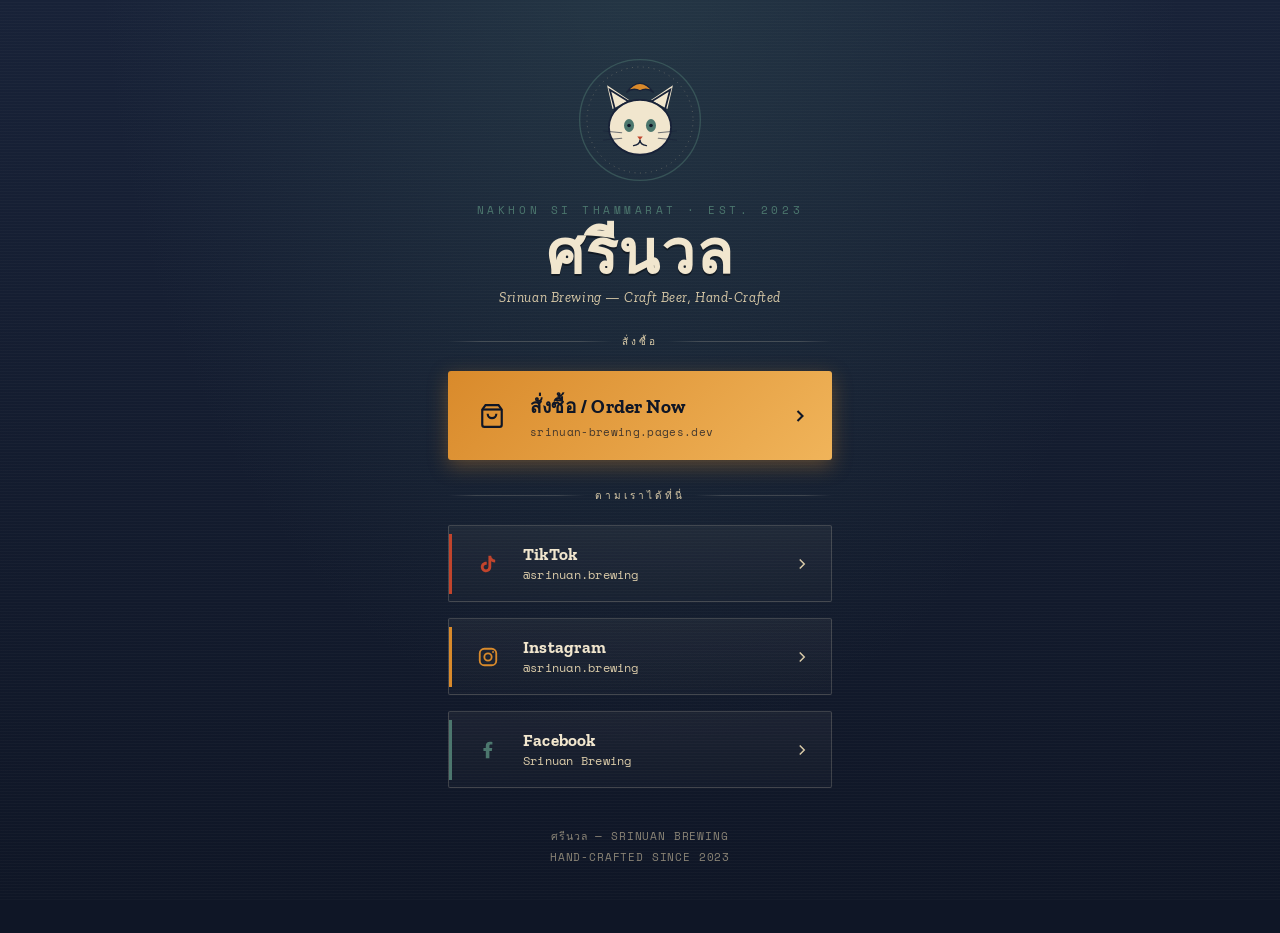
<file: images/index.html>
<!DOCTYPE html>
<html lang="th">
<head>
<meta charset="UTF-8">
<meta name="viewport" content="width=device-width, initial-scale=1.0">
<title>ศรีนวล — Srinuan Brewing</title>
<meta name="description" content="ตามศรีนวล บริววิ่งและสั่งซื้อได้ที่นี่">
<link href="https://fonts.googleapis.com/css2?family=Pirata+One&family=Zilla+Slab:wght@400;500;600;700&family=Space+Mono:wght@400;700&display=swap" rel="stylesheet">
<style>
:root{--navy:#182238;--navy-deep:#0f1626;--cream:#F1E6CE;--cream-dim:#d9caa8;--amber:#D98A2B;--coral:#C1442C;--teal:#4C776E;--line:rgba(241,230,206,0.18);}
*{box-sizing:border-box;}
html,body{margin:0;padding:0;background:var(--navy-deep);color:var(--cream);font-family:'Zilla Slab',serif;min-height:100%;}
body{background-image:radial-gradient(ellipse at 50% -10%,rgba(76,119,110,0.25),transparent 60%),repeating-linear-gradient(0deg,rgba(241,230,206,0.025) 0px,rgba(241,230,206,0.025) 1px,transparent 1px,transparent 3px),linear-gradient(180deg,var(--navy) 0%,var(--navy-deep) 100%);background-attachment:fixed;display:flex;justify-content:center;padding:0 0 64px;}
.wrap{width:100%;max-width:440px;padding:56px 28px 0;position:relative;z-index:1;}
.crest{display:flex;justify-content:center;margin-bottom:18px;}
.crest svg{width:128px;height:128px;}
.eyebrow{text-align:center;font-family:'Space Mono',monospace;letter-spacing:.32em;text-transform:uppercase;font-size:11px;color:var(--teal);margin:0 0 6px;}
h1.wordmark{font-family:'Pirata One',serif;font-size:clamp(44px,13vw,60px);line-height:.95;text-align:center;letter-spacing:.02em;margin:0;color:var(--cream);text-shadow:0 2px 0 rgba(0,0,0,.4);}
.subtitle{text-align:center;font-size:14px;color:var(--cream-dim);letter-spacing:.04em;margin:8px 0 0;font-style:italic;}
.rule{display:flex;align-items:center;gap:10px;margin:28px 0 22px;color:var(--teal);}
.rule::before,.rule::after{content:"";flex:1;height:1px;background:linear-gradient(90deg,transparent,var(--line) 20%,var(--line) 80%,transparent);}
.rule span{font-family:'Space Mono',monospace;font-size:10px;letter-spacing:.3em;text-transform:uppercase;color:var(--cream-dim);}
.order-card{position:relative;display:flex;align-items:center;gap:16px;padding:20px 22px;text-decoration:none;color:var(--navy-deep);background:linear-gradient(135deg,var(--amber),#f0b45a);border-radius:3px;margin-bottom:22px;box-shadow:0 6px 20px rgba(217,138,43,.35);}
.order-icon{flex:none;width:44px;height:44px;display:flex;align-items:center;justify-content:center;}
.order-icon svg{width:26px;height:26px;}
.order-text{flex:1;}
.order-title{font-weight:700;font-size:19px;margin:0;letter-spacing:.01em;}
.order-sub{font-family:'Space Mono',monospace;font-size:11px;margin:3px 0 0;opacity:.75;letter-spacing:.03em;}
.links{display:flex;flex-direction:column;gap:16px;}
.link-card{position:relative;display:flex;align-items:center;gap:16px;padding:18px 20px;text-decoration:none;color:var(--cream);border:1px solid var(--line);background:linear-gradient(180deg,rgba(241,230,206,.05),rgba(241,230,206,.02));border-radius:2px;}
.link-card::before{content:"";position:absolute;left:0;top:10%;bottom:10%;width:3px;background:var(--accent,var(--amber));}
.icon{flex:none;width:38px;height:38px;display:flex;align-items:center;justify-content:center;color:var(--accent,var(--amber));}
.icon svg{width:22px;height:22px;}
.link-text{flex:1;min-width:0;}
.link-title{font-weight:700;font-size:17px;letter-spacing:.01em;margin:0;}
.link-handle{font-family:'Space Mono',monospace;font-size:11.5px;color:var(--cream-dim);margin:2px 0 0;letter-spacing:.02em;}
.chevron{flex:none;color:var(--cream-dim);}
.tiktok{--accent:var(--coral);}
.instagram{--accent:var(--amber);}
.facebook{--accent:var(--teal);}
footer{text-align:center;margin-top:40px;font-family:'Space Mono',monospace;font-size:10.5px;letter-spacing:.08em;color:var(--cream-dim);opacity:.6;}
footer p{margin:4px 0;}
</style>
</head>
<body>
<div class="wrap">
<div class="crest">
<svg viewBox="0 0 140 140" fill="none" xmlns="http://www.w3.org/2000/svg">
<circle cx="70" cy="70" r="66" stroke="#4C776E" stroke-width="1.5" opacity="0.5"/>
<circle cx="70" cy="70" r="58" stroke="#D9CAA8" stroke-width="1" opacity="0.35" stroke-dasharray="1 5"/>
<path d="M40 58 L34 32 L58 48 Z" fill="#F1E6CE"/>
<path d="M100 58 L106 32 L82 48 Z" fill="#F1E6CE"/>
<path d="M43 60 L37 37 L58 50 Z" stroke="#182238" stroke-width="2" fill="none"/>
<path d="M97 60 L103 37 L82 50 Z" stroke="#182238" stroke-width="2" fill="none"/>
<ellipse cx="70" cy="78" rx="34" ry="30" fill="#F1E6CE" stroke="#182238" stroke-width="2"/>
<ellipse cx="58" cy="76" rx="5.5" ry="7" fill="#4C776E"/>
<ellipse cx="82" cy="76" rx="5.5" ry="7" fill="#4C776E"/>
<circle cx="58" cy="76" r="2" fill="#0f1626"/>
<circle cx="82" cy="76" r="2" fill="#0f1626"/>
<path d="M67 88 L73 88 L70 92 Z" fill="#C1442C"/>
<path d="M70 92 Q70 97 63 98 M70 92 Q70 97 77 98" stroke="#182238" stroke-width="1.6" fill="none" stroke-linecap="round"/>
<path d="M30 82 L50 84 M30 92 L50 90 M110 82 L90 84 M110 92 L90 90" stroke="#182238" stroke-width="1.2" opacity="0.6" stroke-linecap="round"/>
<path d="M55 40 Q70 20 85 40 Q78 34 70 38 Q62 34 55 40Z" fill="#D98A2B" stroke="#182238" stroke-width="1.5"/>
</svg>
</div>
<p class="eyebrow">Nakhon Si Thammarat &middot; Est. 2023</p>
<h1 class="wordmark">ศรีนวล</h1>
<p class="subtitle">Srinuan Brewing &mdash; Craft Beer, Hand-Crafted</p>
<div class="rule"><span>สั่งซื้อ</span></div>
<a class="order-card" href="https://srinuan-brewing.pages.dev/" target="_blank" rel="noopener">
<span class="order-icon"><svg viewBox="0 0 24 24" fill="none" stroke="currentColor" stroke-width="2"><path d="M6 2 3 6v14a2 2 0 0 0 2 2h14a2 2 0 0 0 2-2V6l-3-4Z"/><path d="M3 6h18"/><path d="M16 10a4 4 0 0 1-8 0"/></svg></span>
<span class="order-text"><p class="order-title">สั่งซื้อ / Order Now</p><p class="order-sub">srinuan-brewing.pages.dev</p></span>
<svg width="20" height="20" viewBox="0 0 24 24" fill="none" stroke="currentColor" stroke-width="2.5"><path d="M9 6l6 6-6 6"/></svg>
</a>
<div class="rule"><span>ตามเราได้ที่นี่</span></div>
<div class="links">
<a class="link-card tiktok" href="https://www.tiktok.com/@srinuan.brewing" target="_blank" rel="noopener">
<span class="icon"><svg viewBox="0 0 24 24" fill="currentColor"><path d="M16.6 5.82s.51.5 0 0A4.278 4.278 0 0 1 15.54 3h-3.09v12.4a2.592 2.592 0 0 1-2.59 2.5c-1.42 0-2.6-1.16-2.6-2.6 0-1.72 1.66-3.01 3.37-2.48V9.66c-3.45-.46-6.47 2.22-6.47 5.64 0 3.33 2.76 5.7 5.69 5.7 3.14 0 5.69-2.55 5.69-5.7V9.01a7.35 7.35 0 0 0 4.3 1.38V7.3s-1.88.09-3.24-1.48z"/></svg></span>
<span class="link-text"><p class="link-title">TikTok</p><p class="link-handle">@srinuan.brewing</p></span>
<svg class="chevron" width="18" height="18" viewBox="0 0 24 24" fill="none" stroke="currentColor" stroke-width="2"><path d="M9 6l6 6-6 6"/></svg>
</a>
<a class="link-card instagram" href="https://www.instagram.com/srinuan.brewing" target="_blank" rel="noopener">
<span class="icon"><svg viewBox="0 0 24 24" fill="none" stroke="currentColor" stroke-width="2"><rect x="3" y="3" width="18" height="18" rx="5"/><circle cx="12" cy="12" r="4"/><circle cx="17.5" cy="6.5" r="1" fill="currentColor" stroke="none"/></svg></span>
<span class="link-text"><p class="link-title">Instagram</p><p class="link-handle">@srinuan.brewing</p></span>
<svg class="chevron" width="18" height="18" viewBox="0 0 24 24" fill="none" stroke="currentColor" stroke-width="2"><path d="M9 6l6 6-6 6"/></svg>
</a>
<a class="link-card facebook" href="https://www.facebook.com/profile.php?id=61593228093492" target="_blank" rel="noopener">
<span class="icon"><svg viewBox="0 0 24 24" fill="currentColor"><path d="M13.5 21v-8h2.7l.4-3.2h-3.1V7.7c0-.9.25-1.6 1.6-1.6h1.7V3.3C15.9 3.2 15 3.1 14 3.1c-2.6 0-4.4 1.6-4.4 4.5v2.2H7v3.2h2.6v8h3.9z"/></svg></span>
<span class="link-text"><p class="link-title">Facebook</p><p class="link-handle">Srinuan Brewing</p></span>
<svg class="chevron" width="18" height="18" viewBox="0 0 24 24" fill="none" stroke="currentColor" stroke-width="2"><path d="M9 6l6 6-6 6"/></svg>
</a>
</div>
<footer><p>ศรีนวล &mdash; SRINUAN BREWING</p><p>HAND-CRAFTED SINCE 2023</p></footer>
</div>
</body>
</html>
</file>
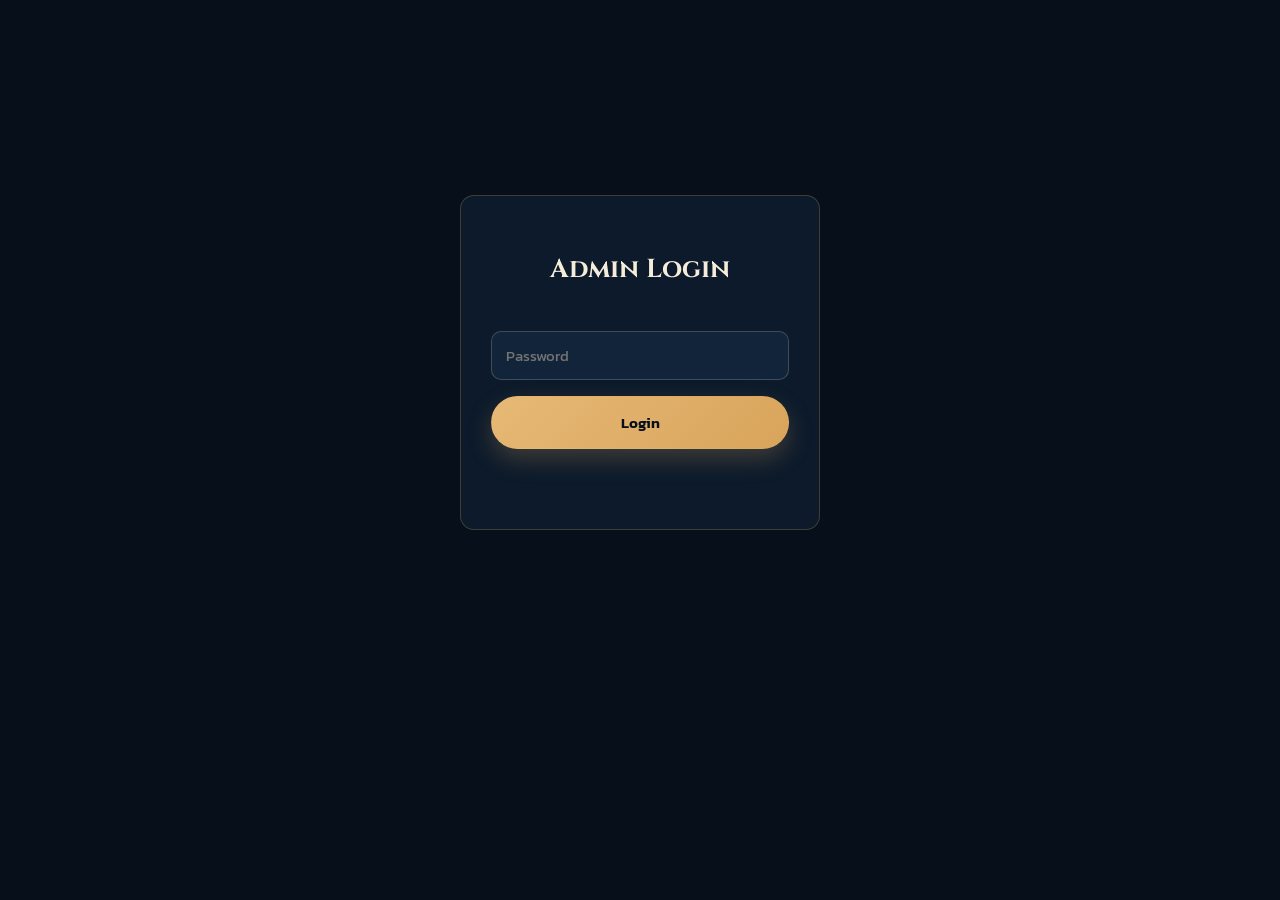
<file: admin.html>
<!DOCTYPE html>
<html lang="en">
<head>
<meta charset="UTF-8">
<meta name="viewport" content="width=device-width, initial-scale=1.0">
<title>Admin | Srinuan Brewing</title>
<meta name="robots" content="noindex, nofollow">
<link href="https://fonts.googleapis.com/css2?family=Cinzel:wght@600;700;900&family=Kanit:wght@300;400;500;600;700&display=swap" rel="stylesheet">
<link rel="stylesheet" href="css/style.css?v=52">
<style>
  body { min-height: 100vh; }
  .admin-wrap { max-width: 720px; margin: 0 auto; padding: 60px 24px 100px; }
  .admin-login {
    max-width: 360px; margin: 15vh auto 0; text-align: center;
    background: var(--navy-900); border: 1px solid rgba(217,164,91,0.25);
    border-radius: var(--radius); padding: 36px 30px;
  }
  .admin-login input {
    width: 100%; padding: 12px 14px; border-radius: 10px; border: 1px solid rgba(245,236,217,0.2);
    background: var(--navy-800); color: var(--cream-100); font-family: var(--font-body); font-size: 15px;
    margin: 16px 0; box-sizing: border-box;
  }
  .admin-login__error { color: var(--danger); font-size: 13px; min-height: 18px; }
  .admin-title { font-family: var(--font-display); font-size: 26px; margin-bottom: 24px; text-align: center; }
  .admin-tabs { display: flex; justify-content: center; gap: 10px; margin-bottom: 28px; }
  .admin-tab {
    padding: 9px 22px; border-radius: 999px; border: 1px solid rgba(217,164,91,0.3);
    background: transparent; color: var(--cream-200); font-family: var(--font-body); font-size: 14px; cursor: pointer;
  }
  .admin-tab.active { background: var(--gold-400); color: var(--navy-950); font-weight: 600; border-color: var(--gold-400); }
  .stock-row {
    display: flex; align-items: center; gap: 14px; padding: 14px 16px;
    background: var(--navy-800); border: 1px solid rgba(217,164,91,0.12); border-radius: 12px; margin-bottom: 12px;
  }
  .stock-row img { width: 46px; height: 46px; object-fit: contain; }
  .stock-row__name { flex: 1; font-weight: 500; }
  .stock-row input[type="number"] {
    width: 84px; padding: 8px 10px; border-radius: 8px; border: 1px solid rgba(245,236,217,0.2);
    background: var(--navy-900); color: var(--cream-100); font-size: 15px; text-align: center;
  }
  .stock-row__status { font-size: 11px; padding: 4px 10px; border-radius: 999px; font-weight: 600; }
  .stock-row__status.ok { background: rgba(63,122,118,0.18); color: var(--teal-400); }
  .stock-row__status.saving { background: rgba(217,164,91,0.15); color: var(--gold-400); }
  .stock-row__vis {
    padding: 7px 12px; border-radius: 8px; font-family: var(--font-body); font-size: 12.5px; cursor: pointer;
    background: none; border: 1px solid rgba(63,122,118,0.6); color: var(--teal-400); white-space: nowrap;
  }
  .stock-row__vis.is-hidden { border-color: rgba(192,85,63,0.55); color: var(--danger); }
  .stock-row__vis[disabled] { opacity: 0.5; cursor: default; }
  .stock-row.is-hidden img, .stock-row.is-hidden .stock-row__name { opacity: 0.45; }
  .stock-row__note { display: block; font-size: 11px; color: var(--danger); font-weight: 400; }
  @media (max-width: 520px) {
    .stock-row { flex-wrap: wrap; }
    .stock-row__name { flex-basis: calc(100% - 60px); }
  }
  .admin-logout { text-align: center; margin-top: 30px; }
  .admin-logout a { color: var(--ink-muted); font-size: 13px; text-decoration: underline; cursor: pointer; }

  .order-card {
    background: var(--navy-800); border: 1px solid rgba(217,164,91,0.12); border-radius: 12px;
    padding: 16px 18px; margin-bottom: 14px;
  }
  .order-card__head { display: flex; justify-content: space-between; align-items: baseline; margin-bottom: 8px; }
  .order-card__id { font-family: var(--font-display); font-size: 15px; color: var(--gold-400); }
  .order-card__status { font-size: 11px; padding: 3px 10px; border-radius: 999px; font-weight: 600; text-transform: uppercase; }
  .order-card__status.pending { background: rgba(217,164,91,0.15); color: var(--gold-400); }
  .order-card__status.awaiting_payment { background: rgba(192,85,63,0.16); color: var(--danger); }
  .order-card__status.shipped { background: rgba(63,122,118,0.18); color: var(--teal-400); }
  .order-card__items { font-size: 13px; color: var(--cream-200); margin: 0 0 8px; }
  .order-card__meta { font-size: 12.5px; color: var(--ink-muted); margin: 0 0 4px; }
  .order-card__ship { display: flex; gap: 8px; margin-top: 12px; flex-wrap: wrap; }
  .order-card__ship input {
    flex: 1; min-width: 120px; padding: 8px 10px; border-radius: 8px; border: 1px solid rgba(245,236,217,0.2);
    background: var(--navy-900); color: var(--cream-100); font-size: 13.5px;
  }
  .order-card__ship button {
    padding: 8px 16px; border-radius: 8px; border: none; background: var(--gold-400); color: var(--navy-950);
    font-weight: 600; font-size: 13px; cursor: pointer;
  }
  .order-card__carrier-lock {
    display: flex; align-items: center; padding: 8px 10px; border-radius: 8px;
    background: var(--navy-900); border: 1px solid rgba(245,236,217,0.12);
    color: var(--ink-muted); font-size: 13px; white-space: nowrap;
  }
  .order-card__shipped-info { font-size: 12.5px; color: var(--teal-400); margin-top: 8px; }
  .slip-badge { display: inline-block; font-size: 11px; font-weight: 600; padding: 3px 10px; border-radius: 999px; margin-bottom: 6px; }
  .slip-badge.ok { background: rgba(63,122,118,0.18); color: var(--teal-400); }
  .slip-badge.bad { background: rgba(192,85,63,0.16); color: var(--danger); }
  .slip-badge.none { background: rgba(245,236,217,0.07); color: var(--ink-muted); }
  .order-card__footer { display: flex; justify-content: flex-end; margin-top: 10px; }
  .order-card__delete {
    background: none; border: 1px solid rgba(192,85,63,0.45); border-radius: 8px;
    color: var(--danger); font-family: var(--font-body); font-size: 12px;
    padding: 5px 14px; cursor: pointer;
  }
  .order-card__delete:hover { background: rgba(192,85,63,0.14); }
  .order-card__delete[disabled] { opacity: 0.5; cursor: default; }
  .admin-empty { text-align: center; color: var(--ink-muted); padding: 30px 0; }

  .stat-grid { display: grid; grid-template-columns: repeat(2, 1fr); gap: 14px; margin-bottom: 26px; }
  .stat-card {
    background: var(--navy-800); border: 1px solid rgba(217,164,91,0.12); border-radius: 12px;
    padding: 18px 16px;
  }
  .stat-card__label { font-size: 12px; color: var(--ink-muted); margin-bottom: 6px; }
  .stat-card__value { font-family: var(--font-display); font-size: 24px; color: var(--gold-400); }
  .stat-card__sub { font-size: 11.5px; color: var(--ink-muted); margin-top: 4px; }
  .dash-section-title { font-size: 14px; font-weight: 600; color: var(--cream-200); margin: 22px 0 10px; }
  .low-stock-row {
    display: flex; justify-content: space-between; align-items: center; padding: 10px 14px;
    background: var(--navy-800); border: 1px solid rgba(192,85,63,0.25); border-radius: 10px; margin-bottom: 8px;
  }
  .low-stock-row span:last-child { font-weight: 700; color: var(--danger); }
  .bestseller-row {
    display: flex; justify-content: space-between; align-items: center; padding: 10px 14px;
    background: var(--navy-800); border: 1px solid rgba(217,164,91,0.12); border-radius: 10px; margin-bottom: 8px;
  }
  .bestseller-row span:last-child { font-weight: 700; color: var(--gold-400); }
</style>
</head>
<body>

<div id="login-view" class="admin-wrap">
  <div class="admin-login">
    <h1 class="admin-title">Admin Login</h1>
    <input type="password" id="admin-password" placeholder="Password" autocomplete="current-password">
    <button class="btn btn--primary" id="login-btn" style="width:100%">Login</button>
    <p class="admin-login__error" id="login-error"></p>
  </div>
</div>

<div id="main-view" class="admin-wrap hidden">
  <div class="admin-tabs">
    <button class="admin-tab active" id="tab-dashboard">Dashboard</button>
    <button class="admin-tab" id="tab-stock">Stock</button>
    <button class="admin-tab" id="tab-orders">Orders</button>
  </div>

  <div id="dashboard-view">
    <h1 class="admin-title">Dashboard</h1>
    <div id="dashboard-content">Loading...</div>
  </div>

  <div id="stock-view" class="hidden">
    <h1 class="admin-title">Stock Management</h1>
    <div id="stock-list"></div>
  </div>

  <div id="orders-view" class="hidden">
    <h1 class="admin-title">Orders</h1>
    <div id="orders-list"></div>
  </div>

  <div class="admin-logout"><a id="logout-link">Log out</a></div>
</div>

<script src="js/products.js?v=52"></script>
<script>
(function () {
  "use strict";
  var PW_KEY = "srinuan_admin_pw";

  // Order fields (name, address, email, product names) are customer-supplied and
  // are rendered into innerHTML - escape them or a hostile order becomes script
  // running in the admin session, which holds the admin password.
  function esc(v) {
    return String(v == null ? "" : v)
      .replace(/&/g, "&amp;").replace(/</g, "&lt;").replace(/>/g, "&gt;")
      .replace(/"/g, "&quot;").replace(/'/g, "&#39;");
  }
  var loginView = document.getElementById("login-view");
  var mainView = document.getElementById("main-view");
  var loginBtn = document.getElementById("login-btn");
  var pwInput = document.getElementById("admin-password");
  var loginError = document.getElementById("login-error");
  var stockList = document.getElementById("stock-list");
  var ordersList = document.getElementById("orders-list");
  var dashboardContent = document.getElementById("dashboard-content");
  var dashboardView = document.getElementById("dashboard-view");
  var stockView = document.getElementById("stock-view");
  var ordersView = document.getElementById("orders-view");
  var tabDashboard = document.getElementById("tab-dashboard");
  var tabStock = document.getElementById("tab-stock");
  var tabOrders = document.getElementById("tab-orders");
  var LOW_STOCK_THRESHOLD = 5;

  function showMainView() {
    loginView.classList.add("hidden");
    mainView.classList.remove("hidden");
    loadDashboard();
  }

  function setActiveTab(tab) {
    [tabDashboard, tabStock, tabOrders].forEach(function (t) { t.classList.remove("active"); });
    [dashboardView, stockView, ordersView].forEach(function (v) { v.classList.add("hidden"); });
    tab.el.classList.add("active");
    tab.view.classList.remove("hidden");
  }

  tabDashboard.addEventListener("click", function () {
    setActiveTab({ el: tabDashboard, view: dashboardView });
    loadDashboard();
  });
  tabStock.addEventListener("click", function () {
    setActiveTab({ el: tabStock, view: stockView });
    loadStock();
  });
  tabOrders.addEventListener("click", function () {
    setActiveTab({ el: tabOrders, view: ordersView });
    loadOrders();
  });

  async function tryLogin(password) {
    loginError.textContent = "";
    loginBtn.disabled = true;
    try {
      var res = await fetch("/api/admin-login", {
        method: "POST",
        headers: { "content-type": "application/json" },
        body: JSON.stringify({ password: password })
      });
      var data = await res.json();
      if (data.ok) {
        sessionStorage.setItem(PW_KEY, password);
        showMainView();
      } else if (res.status === 429 || data.throttled) {
        loginError.textContent = "Too many attempts. Please wait 15 minutes and try again.";
      } else {
        loginError.textContent = "Wrong password";
      }
    } catch (e) {
      loginError.textContent = "Connection error";
    }
    loginBtn.disabled = false;
  }

  loginBtn.addEventListener("click", function () { tryLogin(pwInput.value); });
  pwInput.addEventListener("keydown", function (e) { if (e.key === "Enter") tryLogin(pwInput.value); });

  document.getElementById("logout-link").addEventListener("click", function () {
    sessionStorage.removeItem(PW_KEY);
    location.reload();
  });

  async function loadStock() {
    stockList.innerHTML = "Loading...";
    var results = await Promise.all([
      fetch("/api/stock?t=" + Date.now(), { cache: "no-store" }).then(function (r) { return r.json(); }),
      fetch("/api/hidden?t=" + Date.now(), { cache: "no-store" }).then(function (r) { return r.ok ? r.json() : []; }).catch(function () { return []; })
    ]);
    var stock = results[0];
    var hidden = results[1] || [];
    stockList.innerHTML = "";
    PRODUCTS.forEach(function (p) {
      var row = document.createElement("div");
      row.className = "stock-row";
      row.innerHTML =
        '<img src="' + p.image + '" alt="">' +
        '<div class="stock-row__name">' + p.name.en + '<span class="stock-row__note"></span></div>' +
        '<input type="number" min="0" value="' + (stock[p.id] != null ? stock[p.id] : 0) + '" data-id="' + p.id + '">' +
        '<button type="button" class="stock-row__vis"></button>' +
        '<span class="stock-row__status"></span>';
      stockList.appendChild(row);

      var input = row.querySelector("input");
      var statusEl = row.querySelector(".stock-row__status");
      var visBtn = row.querySelector(".stock-row__vis");
      var noteEl = row.querySelector(".stock-row__note");
      var isHidden = hidden.indexOf(p.id) !== -1;
      function paintVisibility() {
        row.classList.toggle("is-hidden", isHidden);
        visBtn.classList.toggle("is-hidden", isHidden);
        visBtn.textContent = isHidden ? "Show on site" : "Hide from site";
        noteEl.textContent = isHidden ? "Hidden from storefront" : "";
      }
      paintVisibility();
      visBtn.addEventListener("click", async function () {
        var next = !isHidden;
        if (next && !confirm('Hide "' + p.name.en + '" from the storefront? You can show it again any time.')) return;
        visBtn.disabled = true;
        var ok = await saveVisibility(p.id, next, statusEl);
        visBtn.disabled = false;
        if (ok) { isHidden = next; paintVisibility(); }
      });
      var timer = null;
      input.addEventListener("input", function () {
        clearTimeout(timer);
        statusEl.textContent = "";
        statusEl.className = "stock-row__status";
        timer = setTimeout(function () { saveStock(p.id, input.value, statusEl); }, 600);
      });
    });
  }

  async function saveStock(productId, value, statusEl) {
    statusEl.textContent = "Saving...";
    statusEl.className = "stock-row__status saving";
    var password = sessionStorage.getItem(PW_KEY);
    try {
      var res = await fetch("/api/admin-stock", {
        method: "POST",
        headers: { "content-type": "application/json", "x-admin-password": password },
        body: JSON.stringify({ productId: productId, stock: value })
      });
      if (res.ok) {
        statusEl.textContent = "Saved";
        statusEl.className = "stock-row__status ok";
      } else if (res.status === 401) {
        alert("Session expired, please log in again.");
        location.reload();
      } else {
        statusEl.textContent = "Error";
      }
    } catch (e) {
      statusEl.textContent = "Error";
    }
  }

  async function saveVisibility(productId, hide, statusEl) {
    statusEl.textContent = "Saving...";
    statusEl.className = "stock-row__status saving";
    try {
      var res = await fetch("/api/admin-visibility", {
        method: "POST",
        headers: { "content-type": "application/json", "x-admin-password": sessionStorage.getItem(PW_KEY) },
        body: JSON.stringify({ productId: productId, hidden: hide })
      });
      if (res.ok) {
        statusEl.textContent = hide ? "Hidden" : "Visible";
        statusEl.className = "stock-row__status ok";
        return true;
      }
      if (res.status === 401) {
        alert("Session expired, please log in again.");
        location.reload();
        return false;
      }
      statusEl.textContent = "Error";
    } catch (e) {
      statusEl.textContent = "Error";
    }
    return false;
  }

  async function loadDashboard() {
    dashboardContent.innerHTML = "Loading...";
    var password = sessionStorage.getItem(PW_KEY);
    var ordersRes = await fetch("/api/admin-orders?t=" + Date.now(), {
      headers: { "x-admin-password": password },
      cache: "no-store"
    });
    var stockRes = await fetch("/api/stock?t=" + Date.now(), { cache: "no-store" });
    if (!ordersRes.ok || !stockRes.ok) { dashboardContent.innerHTML = "Error loading dashboard."; return; }
    var orders = await ordersRes.json();
    var stock = await stockRes.json();

    var totalOrders = orders.length;
    var totalRevenue = orders.reduce(function (sum, o) { return sum + (o.paid ? (o.total || 0) : 0); }, 0);
    var unpaidCount = orders.filter(function (o) { return !o.paid; }).length;
    var shippedCount = orders.filter(function (o) { return o.status === "shipped"; }).length;
    var pendingCount = orders.filter(function (o) { return o.paid && o.status !== "shipped"; }).length;

    var qtyByProduct = {};
    orders.forEach(function (o) {
      (o.items || []).forEach(function (i) {
        qtyByProduct[i.productName] = (qtyByProduct[i.productName] || 0) + i.quantity;
      });
    });
    var bestSellers = Object.keys(qtyByProduct)
      .map(function (name) { return { name: name, qty: qtyByProduct[name] }; })
      .sort(function (a, b) { return b.qty - a.qty; })
      .slice(0, 5);

    var lowStock = (typeof PRODUCTS !== "undefined" ? PRODUCTS : [])
      .map(function (p) { return { name: p.name.en, qty: stock[p.id] != null ? stock[p.id] : 0 }; })
      .filter(function (p) { return p.qty <= LOW_STOCK_THRESHOLD; })
      .sort(function (a, b) { return a.qty - b.qty; });

    var html =
      '<div class="stat-grid">' +
        '<div class="stat-card"><div class="stat-card__label">Total Orders</div><div class="stat-card__value">' + totalOrders + "</div></div>" +
        '<div class="stat-card"><div class="stat-card__label">Total Revenue</div><div class="stat-card__value">' + totalRevenue.toLocaleString() + " THB</div></div>" +
        '<div class="stat-card"><div class="stat-card__label">Unpaid</div><div class="stat-card__value">' + unpaidCount + '</div><div class="stat-card__sub">awaiting payment</div></div>' +
        '<div class="stat-card"><div class="stat-card__label">Pending</div><div class="stat-card__value">' + pendingCount + '</div><div class="stat-card__sub">paid, awaiting shipment</div></div>' +
        '<div class="stat-card"><div class="stat-card__label">Shipped</div><div class="stat-card__value">' + shippedCount + "</div></div>" +
      "</div>";

    html += '<div class="dash-section-title">Best Sellers</div>';
    html += bestSellers.length
      ? bestSellers.map(function (b) {
          return '<div class="bestseller-row"><span>' + esc(b.name) + "</span><span>" + esc(b.qty) + " sold</span></div>";
        }).join("")
      : '<p class="admin-empty">No sales yet.</p>';

    html += '<div class="dash-section-title">Low Stock (≤ ' + LOW_STOCK_THRESHOLD + ")</div>";
    html += lowStock.length
      ? lowStock.map(function (p) {
          return '<div class="low-stock-row"><span>' + p.name + "</span><span>" + p.qty + " left</span></div>";
        }).join("")
      : '<p class="admin-empty">All products well stocked.</p>';

    dashboardContent.innerHTML = html;
  }

  async function loadOrders() {
    ordersList.innerHTML = "Loading...";
    var password = sessionStorage.getItem(PW_KEY);
    var res = await fetch("/api/admin-orders?t=" + Date.now(), {
      headers: { "x-admin-password": password },
      cache: "no-store"
    });
    if (!res.ok) { ordersList.innerHTML = "Error loading orders."; return; }
    var orders = await res.json();
    if (!orders.length) { ordersList.innerHTML = '<p class="admin-empty">No orders yet.</p>'; return; }
    ordersList.innerHTML = "";
    orders.forEach(function (o) { ordersList.appendChild(orderCard(o)); });
  }

  function payBadge(o) {
    if (!o.paid) return '<span class="slip-badge bad">awaiting payment - no slip yet</span>';
    var when = o.paidAt ? " - " + new Date(o.paidAt).toLocaleString() : "";
    return '<span class="slip-badge ok">slip received' + esc(when) + "</span>";
  }

  function orderCard(o) {
    var card = document.createElement("div");
    card.className = "order-card";
    var itemsText = o.items.map(function (i) { return esc(i.productName) + " x" + esc(i.quantity); }).join(", ");
    var date = new Date(o.createdAt).toLocaleString();
    card.innerHTML =
      '<div class="order-card__head">' +
        '<span class="order-card__id">#' + esc(o.id) + "</span>" +
        '<span class="order-card__status ' + esc(o.status) + '">' + esc(o.status) + "</span>" +
      "</div>" +
      payBadge(o) +
      '<p class="order-card__items">' + itemsText + "</p>" +
      '<p class="order-card__meta">' + esc(o.name) + " · " + esc(o.phone) + (o.email ? " · " + esc(o.email) : "") + "</p>" +
      '<p class="order-card__meta">' + (o.deliveryMethod === "pickup" ? "🚶 Self Pickup" : esc(o.address)) + "</p>" +
      '<p class="order-card__meta">Total: ' + esc(o.total) + " THB · " + date + "</p>";

    var isPickup = o.deliveryMethod === "pickup";
    if (o.status === "shipped") {
      var info = document.createElement("p");
      info.className = "order-card__shipped-info";
      info.textContent = isPickup ? "Picked up" : "Shipped: " + (o.carrier ? o.carrier + " - " : "") + o.trackingNumber;
      card.appendChild(info);
    } else if (isPickup) {
      var pickupRow = document.createElement("div");
      pickupRow.className = "order-card__ship";
      pickupRow.innerHTML = '<button type="button">Mark as Picked Up</button>';
      pickupRow.querySelector("button").addEventListener("click", function () {
        markShipped(o.id, "", "", card, false);
      });
      card.appendChild(pickupRow);
    } else {
      var shipRow = document.createElement("div");
      shipRow.className = "order-card__ship";
      shipRow.innerHTML =
        '<span class="order-card__carrier-lock">Carrier: Thailand Post</span>' +
        '<input type="text" placeholder="Tracking number" class="tracking-input">' +
        '<button type="button">Mark Shipped</button>';
      shipRow.querySelector("button").addEventListener("click", function () {
        markShipped(o.id, "Thailand Post", shipRow.querySelector(".tracking-input").value, card);
      });
      card.appendChild(shipRow);
    }

    var footer = document.createElement("div");
    footer.className = "order-card__footer";
    var del = document.createElement("button");
    del.type = "button";
    del.className = "order-card__delete";
    del.textContent = "Delete order";
    del.addEventListener("click", function () { deleteOrder(o, del); });
    footer.appendChild(del);
    card.appendChild(footer);
    return card;
  }

  async function deleteOrder(o, btn) {
    var itemsText = o.items.map(function (i) { return i.productName + " x" + i.quantity; }).join(", ");
    var lines = [
      "Permanently delete order #" + o.id + "?",
      "",
      o.name + "  -  " + o.total + " THB",
      itemsText,
      "",
      "This cannot be undone.",
      "Stock is NOT restored - adjust it in the Stock tab if you need to."
    ];
    var ok = confirm(lines.join(String.fromCharCode(10)));
    if (!ok) return;
    btn.disabled = true;
    btn.textContent = "Deleting...";
    var password = sessionStorage.getItem(PW_KEY);
    try {
      var res = await fetch("/api/admin-delete-order", {
        method: "POST",
        headers: { "content-type": "application/json", "x-admin-password": password },
        body: JSON.stringify({ orderId: o.id })
      });
      var data = await res.json();
      if (res.ok && data.ok) {
        loadOrders();
      } else if (res.status === 401) {
        alert("Session expired, please log in again.");
        location.reload();
      } else {
        alert("Could not delete that order.");
        btn.disabled = false;
        btn.textContent = "Delete order";
      }
    } catch (e) {
      alert("Connection error.");
      btn.disabled = false;
      btn.textContent = "Delete order";
    }
  }

  async function markShipped(orderId, carrier, trackingNumber, card, requireTracking) {
    if (requireTracking !== false && !trackingNumber.trim()) { alert("Enter a tracking number first."); return; }
    var password = sessionStorage.getItem(PW_KEY);
    try {
      var res = await fetch("/api/admin-ship", {
        method: "POST",
        headers: { "content-type": "application/json", "x-admin-password": password },
        body: JSON.stringify({ orderId: orderId, carrier: carrier, trackingNumber: trackingNumber })
      });
      var data = await res.json();
      if (res.ok && data.ok) {
        loadOrders();
      } else {
        alert("Failed to update order.");
      }
    } catch (e) {
      alert("Connection error.");
    }
  }

  var savedPw = sessionStorage.getItem(PW_KEY);
  if (savedPw) { tryLogin(savedPw); }
})();
</script>
</body>
</html>
</file>
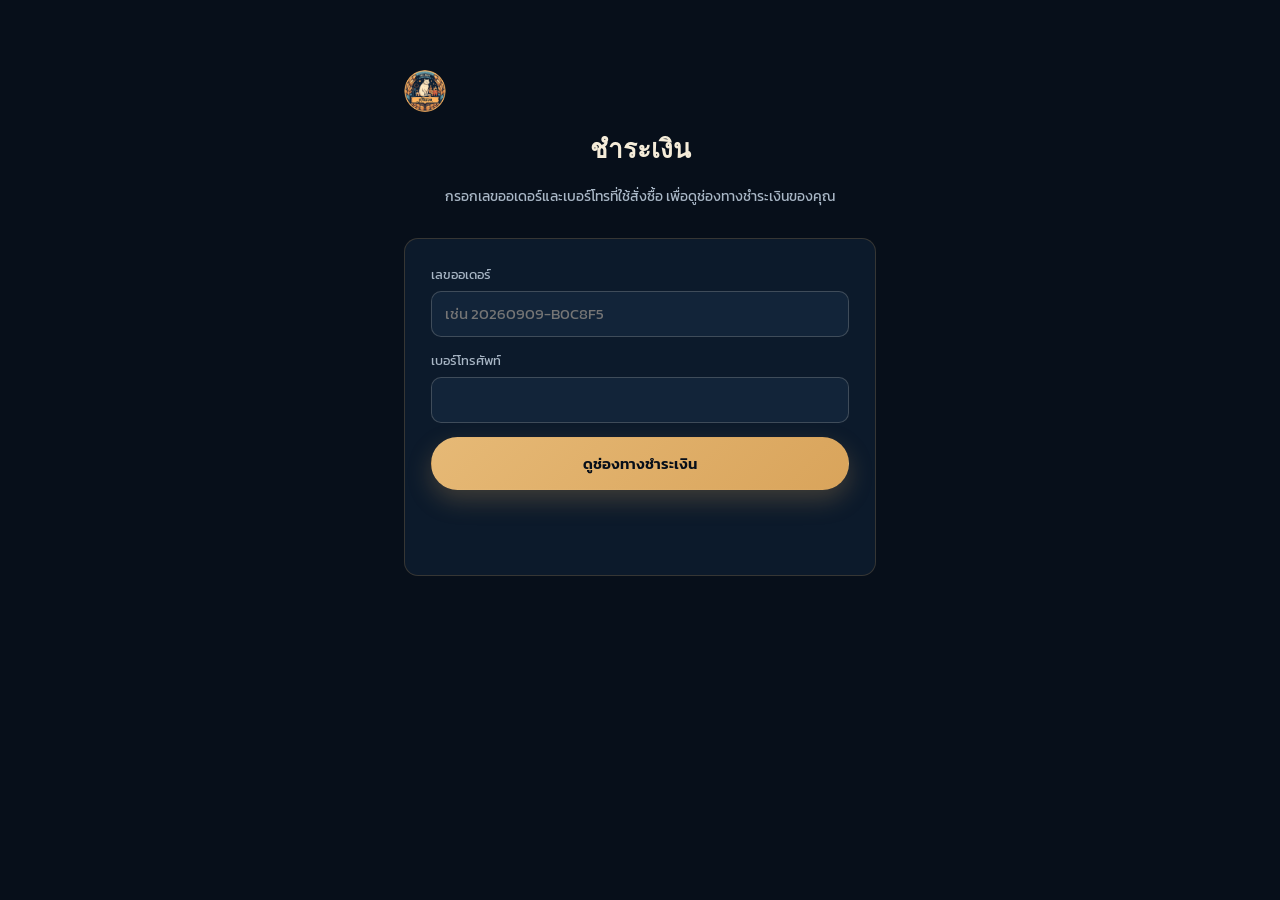
<file: pay.html>
<!DOCTYPE html>
<html lang="th">
<head>
<meta charset="UTF-8">
<meta name="viewport" content="width=device-width, initial-scale=1.0">
<meta name="robots" content="noindex, nofollow, noarchive">
<title>ชำระเงิน | Srinuan Brewing</title>
<link rel="icon" href="images/logo.png">
<link href="https://fonts.googleapis.com/css2?family=Cinzel:wght@600;700;900&family=Kanit:wght@300;400;500;600;700&display=swap" rel="stylesheet">
<link rel="stylesheet" href="css/style.css?v=52">
<style>
  body { min-height: 100vh; }
  .pay-wrap { max-width: 520px; margin: 0 auto; padding: 70px 24px 100px; }
  .pay-header { text-align: center; margin-bottom: 30px; }
  .pay-header img { width: 42px; height: 42px; border-radius: 50%; margin-bottom: 18px; }
  .pay-title { font-family: var(--font-display); font-size: 26px; margin: 0 0 8px; }
  .pay-sub { color: var(--ink-muted); font-size: 14px; }
  .pay-card {
    background: var(--navy-900); border: 1px solid rgba(217,164,91,0.2);
    border-radius: var(--radius); padding: 26px; margin-bottom: 20px;
  }
  .pay-card h2 { font-size: 16px; margin: 0 0 14px; color: var(--gold-400); }
  .pay-form { display: flex; flex-direction: column; gap: 14px; }
  .pay-form label { display: flex; flex-direction: column; gap: 6px; font-size: 12.5px; color: var(--ink-muted); }
  .pay-form input[type="text"], .pay-form input[type="tel"] {
    padding: 11px 13px; border-radius: 10px; border: 1px solid rgba(245,236,217,0.2);
    background: var(--navy-800); color: var(--cream-100); font-family: var(--font-body); font-size: 14.5px;
  }
  .pay-msg { font-size: 13.5px; min-height: 18px; }
  .pay-msg--err { color: var(--danger); }
  .pay-row { display: flex; justify-content: space-between; font-size: 13.5px; padding: 6px 0; color: var(--cream-200); }
  .pay-row span:last-child { font-weight: 600; color: var(--gold-400); }
  .pay-total { font-size: 26px; font-weight: 700; color: var(--gold-400); text-align: center; margin: 6px 0 18px; }
  .pay-qr { background: #fff; border-radius: 12px; padding: 14px; width: 232px; margin: 0 auto 14px; }
  .pay-qr svg { display: block; width: 100%; height: auto; }
  .pay-note { font-size: 12.5px; color: var(--ink-muted); text-align: center; line-height: 1.7; }
  .pay-upload {
    border: 1px dashed rgba(217,164,91,0.45); border-radius: 12px; padding: 18px;
    text-align: center; font-size: 13px; color: var(--ink-muted); cursor: pointer; display: block;
  }
  .pay-upload--error { border-color: var(--danger); }
  .pay-upload input { display: none; }
  #slip-preview img { max-width: 190px; border-radius: 10px; margin-top: 14px; }
  .pay-done { text-align: center; }
  .pay-done__mark { font-size: 40px; margin-bottom: 8px; color: var(--teal-400); }
  .hidden { display: none; }
</style>
</head>
<body>
<div class="pay-wrap">
  <div class="pay-header">
    <a href="index.html"><img src="images/logo.png" alt="Srinuan Brewing"></a>
    <h1 class="pay-title">ชำระเงิน</h1>
    <p class="pay-sub">กรอกเลขออเดอร์และเบอร์โทรที่ใช้สั่งซื้อ เพื่อดูช่องทางชำระเงินของคุณ</p>
  </div>

  <!-- The order id + phone pair is the only key to this page; nothing about how
       to pay is served until both match a real order. -->
  <form class="pay-card pay-form" id="lookup-form">
    <label>เลขออเดอร์<input type="text" name="orderId" placeholder="เช่น 20260909-B0C8F5" required></label>
    <label>เบอร์โทรศัพท์<input type="tel" name="phone" required></label>
    <button type="submit" class="btn btn--primary">ดูช่องทางชำระเงิน</button>
    <p class="pay-msg" id="lookup-msg"></p>
  </form>

  <div class="pay-card hidden" id="pay-panel"></div>

  <div class="pay-card hidden" id="slip-panel">
    <h2>แนบสลิปโอนเงิน</h2>
    <form class="pay-form" id="slip-form">
      <label class="pay-upload" id="slip-upload">
        แตะเพื่อเลือกรูปสลิป
        <input type="file" id="slip-input" accept="image/*">
      </label>
      <div id="slip-preview"></div>
      <button type="submit" class="btn btn--primary" id="slip-submit">ส่งสลิป</button>
      <p class="pay-msg" id="slip-msg"></p>
    </form>
    <p class="pay-note" style="margin-top:14px">การแนบสลิปถือว่าคุณยอมรับ
      <a href="privacy.html" style="color:var(--gold-400)">นโยบายความเป็นส่วนตัว</a></p>
  </div>
</div>

<script src="js/vendor/qrcode.js"></script>
<script>
(function () {
  "use strict";
  var lookupForm = document.getElementById("lookup-form");
  var lookupMsg = document.getElementById("lookup-msg");
  var payPanel = document.getElementById("pay-panel");
  var slipPanel = document.getElementById("slip-panel");
  var slipForm = document.getElementById("slip-form");
  var slipInput = document.getElementById("slip-input");
  var slipUpload = document.getElementById("slip-upload");
  var slipPreview = document.getElementById("slip-preview");
  var slipSubmit = document.getElementById("slip-submit");
  var slipMsg = document.getElementById("slip-msg");

  var currentOrderId = "";
  var currentPhone = "";
  var slipDataUrl = null;
  var slipEncoding = false;

  function esc(v) {
    return String(v == null ? "" : v)
      .replace(/&/g, "&amp;").replace(/</g, "&lt;").replace(/>/g, "&gt;")
      .replace(/"/g, "&quot;").replace(/'/g, "&#39;");
  }

  function qrSvg(payload) {
    var qr = qrcode(0, "M");
    qr.addData(payload);
    qr.make();
    return qr.createSvgTag(5, 0);
  }

  function showPaid(orderId) {
    payPanel.className = "pay-card pay-done";
    payPanel.innerHTML =
      '<div class="pay-done__mark">&#10003;</div>' +
      "<h2>ได้รับสลิปของออเดอร์ #" + esc(orderId) + " แล้ว</h2>" +
      '<p class="pay-note">ทางร้านกำลังตรวจสอบและจะติดต่อกลับเพื่อยืนยันอีกครั้งครับ<br>' +
      'ติดตามสถานะได้ที่ <a href="track.html">หน้าติดตามคำสั่งซื้อ</a></p>';
    payPanel.classList.remove("hidden");
    slipPanel.classList.add("hidden");
  }

  function renderPayPanel(data) {
    if (data.paid) { showPaid(data.orderId); return; }
    payPanel.className = "pay-card";

    var html =
      "<h2>ออเดอร์ #" + esc(data.orderId) + "</h2>" +
      '<p class="pay-note">ยอดที่ต้องชำระ</p>' +
      '<p class="pay-total">' + esc(data.total) + " บาท</p>";

    if (data.payload) {
      html +=
        '<div class="pay-qr">' + qrSvg(data.payload) + "</div>" +
        '<p class="pay-note">สแกนด้วยแอปธนาคาร ยอดเงินถูกกรอกไว้ให้แล้ว<br>' +
        "โอนแล้วแนบสลิปด้านล่างได้เลยครับ</p>";
    } else {
      html += '<p class="pay-note">ทางร้านจะติดต่อกลับเพื่อแจ้งช่องทางชำระเงินครับ</p>';
    }
    payPanel.innerHTML = html;
    payPanel.classList.remove("hidden");
    slipPanel.classList.toggle("hidden", !data.payload);
  }

  lookupForm.addEventListener("submit", function (e) {
    e.preventDefault();
    lookupMsg.textContent = "";
    lookupMsg.className = "pay-msg";
    var orderId = lookupForm.orderId.value.trim();
    var phone = lookupForm.phone.value.trim();

    fetch("/api/payment-info?id=" + encodeURIComponent(orderId) + "&phone=" + encodeURIComponent(phone), { cache: "no-store" })
      .then(function (res) { return res.json().then(function (d) { return { status: res.status, data: d }; }); })
      .then(function (r) {
        if (r.status !== 200) {
          lookupMsg.textContent = "ไม่พบคำสั่งซื้อ กรุณาตรวจสอบเลขออเดอร์และเบอร์โทรอีกครั้ง";
          lookupMsg.className = "pay-msg pay-msg--err";
          return;
        }
        currentOrderId = r.data.orderId;
        currentPhone = phone;
        renderPayPanel(r.data);
      })
      .catch(function () {
        lookupMsg.textContent = "เชื่อมต่อไม่สำเร็จ กรุณาลองใหม่อีกครั้ง";
        lookupMsg.className = "pay-msg pay-msg--err";
      });
  });

  // Resizing a phone photo takes a moment; lock the button while it runs so a
  // fast tap cannot be rejected as "no slip attached".
  function setSlipEncoding(on) {
    slipEncoding = on;
    slipSubmit.disabled = on;
    slipSubmit.textContent = on ? "กำลังเตรียมรูป..." : "ส่งสลิป";
  }

  slipInput.addEventListener("change", function (e) {
    var file = e.target.files[0];
    slipUpload.classList.remove("pay-upload--error");
    slipMsg.textContent = "";
    slipDataUrl = null;
    slipPreview.innerHTML = "";
    if (!file) { setSlipEncoding(false); return; }

    setSlipEncoding(true);
    function fail() {
      slipDataUrl = null;
      setSlipEncoding(false);
      slipMsg.className = "pay-msg pay-msg--err";
      slipMsg.textContent = "อ่านไฟล์รูปไม่สำเร็จ กรุณาเลือกรูปใหม่";
      slipUpload.classList.add("pay-upload--error");
    }
    var img = new Image();
    var reader = new FileReader();
    reader.onerror = fail;
    img.onerror = fail;
    reader.onload = function (ev) {
      img.onload = function () {
        try {
          var scale = Math.min(1, 900 / img.width);
          var canvas = document.createElement("canvas");
          canvas.width = img.width * scale;
          canvas.height = img.height * scale;
          canvas.getContext("2d").drawImage(img, 0, 0, canvas.width, canvas.height);
          slipDataUrl = canvas.toDataURL("image/jpeg", 0.82);
          slipPreview.innerHTML = '<img src="' + slipDataUrl + '" alt="slip">';
          setSlipEncoding(false);
        } catch (err) { fail(); }
      };
      img.src = ev.target.result;
    };
    reader.readAsDataURL(file);
  });

  slipForm.addEventListener("submit", function (e) {
    e.preventDefault();
    slipMsg.textContent = "";
    slipMsg.className = "pay-msg";
    if (slipEncoding) {
      slipMsg.className = "pay-msg pay-msg--err";
      slipMsg.textContent = "กำลังเตรียมรูปสลิป กรุณารอสักครู่";
      return;
    }
    if (!slipDataUrl) {
      slipMsg.className = "pay-msg pay-msg--err";
      slipMsg.textContent = "กรุณาเลือกรูปสลิปก่อนส่ง";
      slipUpload.classList.add("pay-upload--error");
      return;
    }
    slipSubmit.disabled = true;
    slipSubmit.textContent = "กำลังส่ง...";

    fetch("/api/submit-slip", {
      method: "POST",
      headers: { "content-type": "application/json" },
      body: JSON.stringify({ orderId: currentOrderId, phone: currentPhone, slipImage: slipDataUrl })
    })
      .then(function (res) { return res.json().then(function (d) { return { status: res.status, data: d }; }); })
      .then(function (r) {
        if (r.status === 200 && r.data.ok) { showPaid(r.data.orderId); return; }
        slipSubmit.disabled = false;
        slipSubmit.textContent = "ส่งสลิป";
        slipMsg.className = "pay-msg pay-msg--err";
        slipMsg.textContent = r.data.error === "slip_too_large"
          ? "ไฟล์รูปใหญ่เกินไป กรุณาเลือกรูปที่เล็กลง"
          : "ส่งสลิปไม่สำเร็จ กรุณาลองใหม่อีกครั้ง";
      })
      .catch(function () {
        slipSubmit.disabled = false;
        slipSubmit.textContent = "ส่งสลิป";
        slipMsg.className = "pay-msg pay-msg--err";
        slipMsg.textContent = "เชื่อมต่อไม่สำเร็จ กรุณาลองใหม่อีกครั้ง";
      });
  });

  // The confirmation email links straight here with both values filled in.
  var params = new URLSearchParams(location.search);
  if (params.get("id") && params.get("phone")) {
    lookupForm.orderId.value = params.get("id");
    lookupForm.phone.value = params.get("phone");
    lookupForm.dispatchEvent(new Event("submit"));
  }
})();
</script>
<!-- Cloudflare Web Analytics --><script type='module' src='https://static.cloudflareinsights.com/beacon.min.js' data-cf-beacon='{"token": "11c3134f9000445daf03bdaf63dba18e"}'></script><!-- End Cloudflare Web Analytics -->
</body>
</html>
</file>
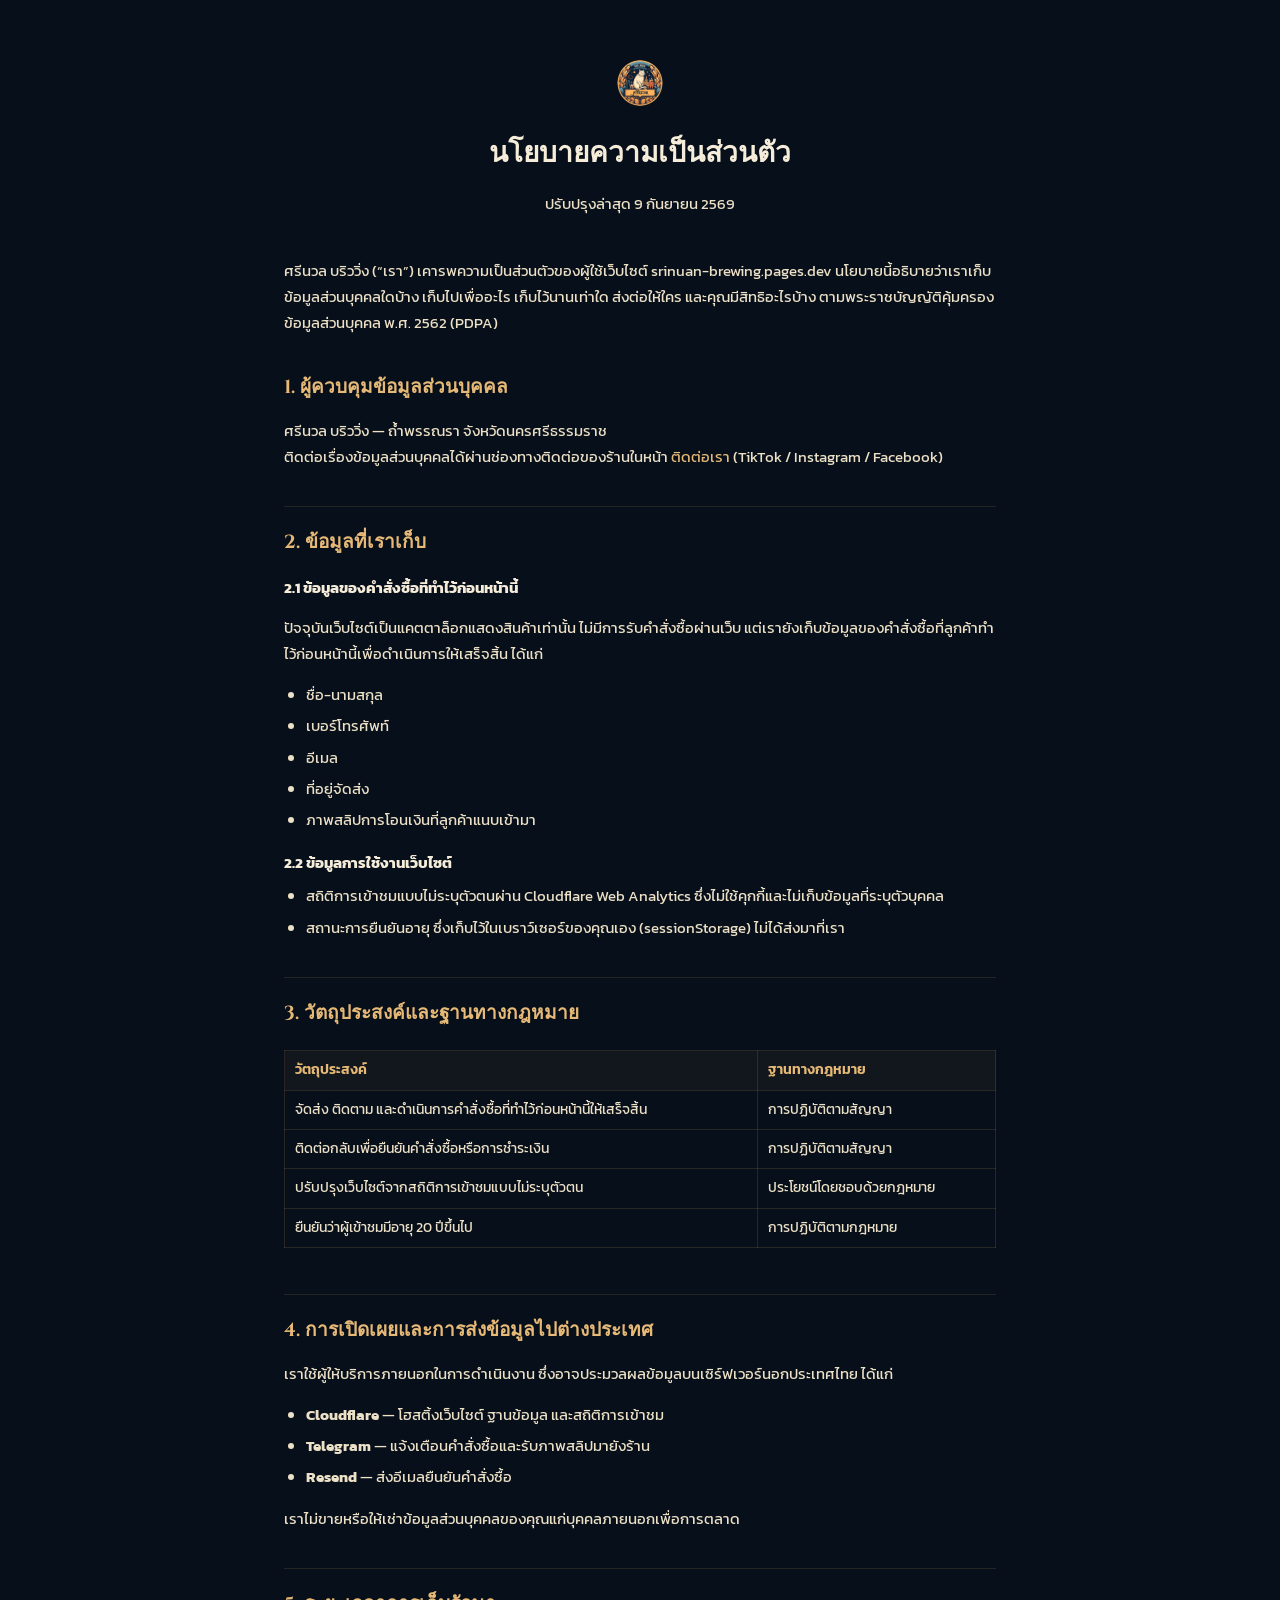
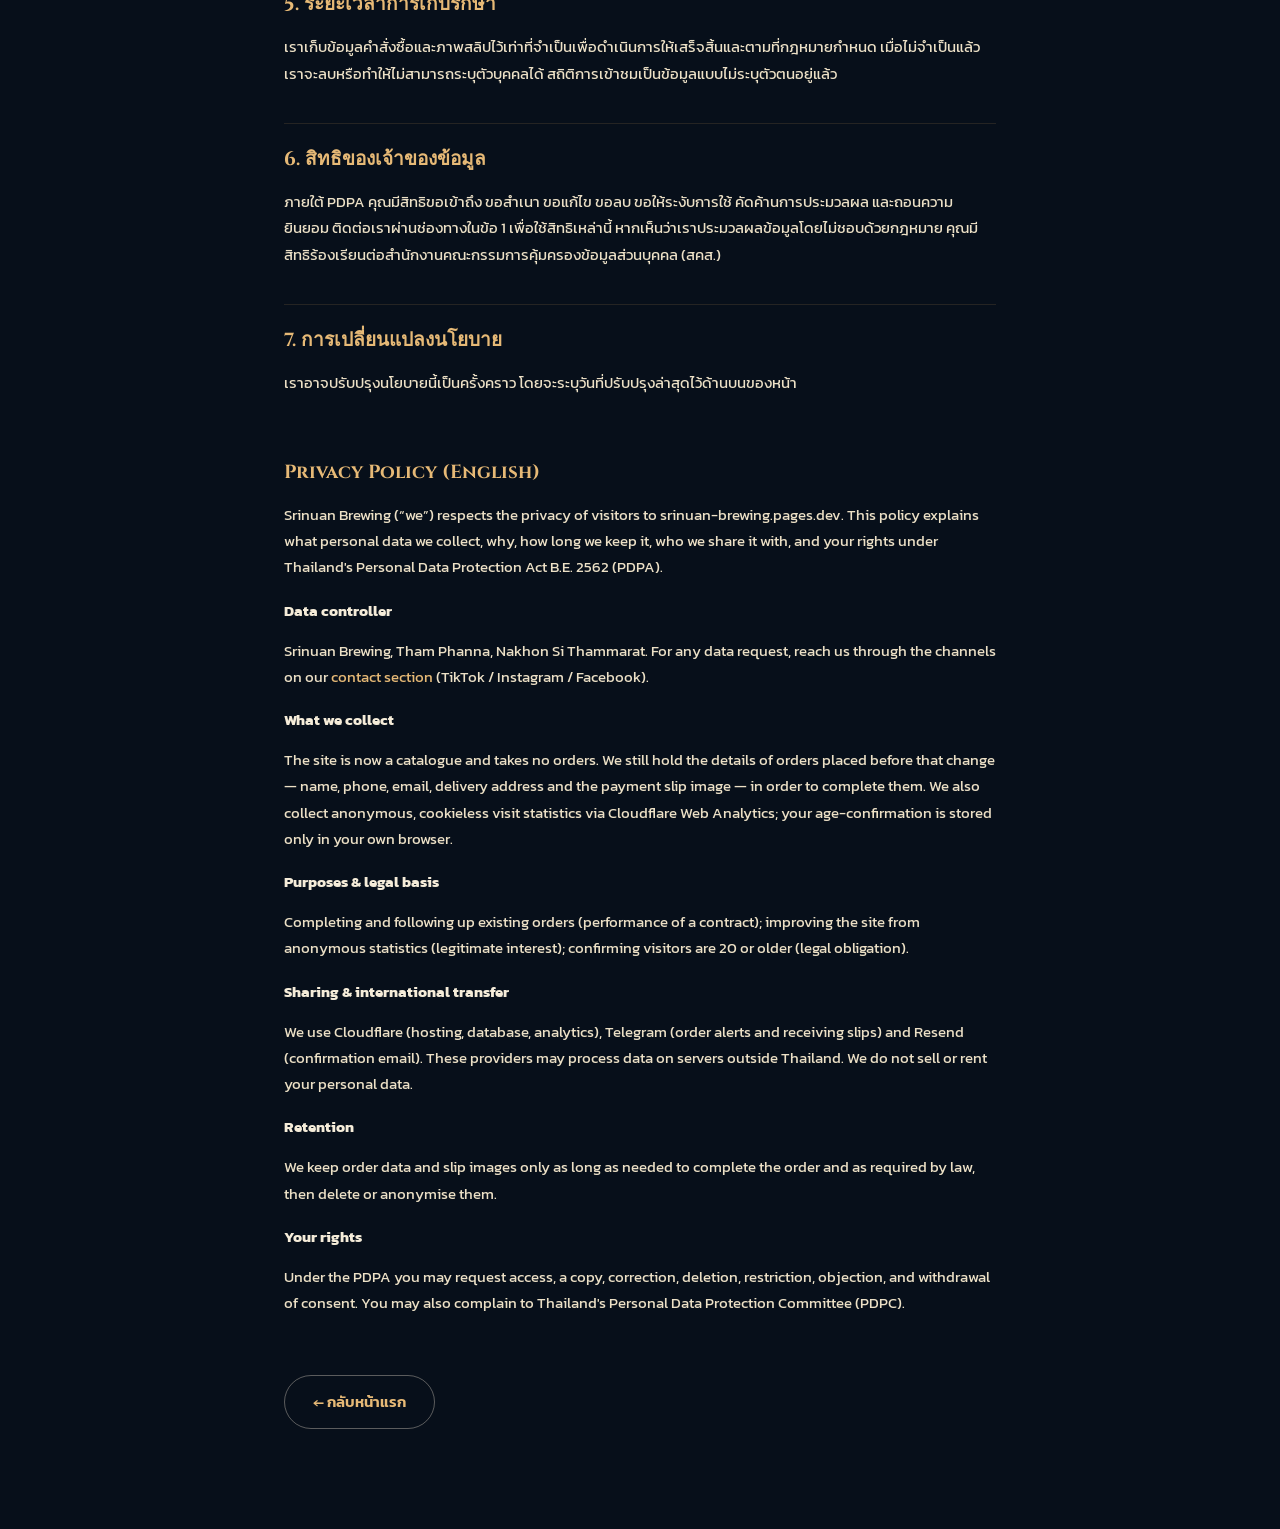
<file: privacy.html>
<!DOCTYPE html>
<html lang="th">
<head>
<meta charset="UTF-8">
<meta name="viewport" content="width=device-width, initial-scale=1.0">
<title>นโยบายความเป็นส่วนตัว | Srinuan Brewing</title>
<link rel="icon" href="images/logo.png">
<link href="https://fonts.googleapis.com/css2?family=Cinzel:wght@600;700;900&family=Kanit:wght@300;400;500;600;700&display=swap" rel="stylesheet">
<link rel="stylesheet" href="css/style.css?v=52">
<style>
  body { min-height: 100vh; }
  .doc-wrap { max-width: 760px; margin: 0 auto; padding: 60px 24px 100px; }
  .doc-header { text-align: center; margin-bottom: 40px; }
  .doc-header a { display: inline-block; margin-bottom: 18px; }
  .doc-header img { width: 46px; height: 46px; border-radius: 50%; }
  .doc-title { font-family: var(--font-display); font-size: 28px; margin: 0 0 8px; }
  .doc-updated { color: var(--ink-muted); font-size: 13px; }
  .doc h2 {
    font-family: var(--font-display); font-size: 19px; color: var(--gold-400);
    margin: 36px 0 12px; padding-top: 20px; border-top: 1px solid rgba(217,164,91,0.14);
  }
  .doc h2:first-of-type { border-top: none; padding-top: 0; }
  .doc h3 { font-size: 15px; color: var(--cream-100); margin: 18px 0 6px; }
  .doc p, .doc li { color: var(--cream-200); font-size: 15px; line-height: 1.75; }
  .doc ul { margin: 8px 0 8px; padding-left: 22px; }
  .doc li { margin: 5px 0; }
  .doc a { color: var(--gold-400); }
  .doc__lead { color: var(--cream-200); font-size: 15.5px; line-height: 1.8; }
  .doc__en { margin-top: 60px; }
  .doc__back { display: inline-block; margin-top: 44px; }
  .doc table { width: 100%; border-collapse: collapse; margin: 10px 0; font-size: 14px; }
  .doc th, .doc td { text-align: left; padding: 8px 10px; border: 1px solid rgba(217,164,91,0.16); vertical-align: top; color: var(--cream-200); }
  .doc th { color: var(--gold-400); font-weight: 600; background: rgba(217,164,91,0.05); }
  .doc__table-wrap { overflow-x: auto; }
</style>
</head>
<body>
<div class="doc-wrap doc">
  <div class="doc-header">
    <a href="index.html"><img src="images/logo.png" alt="Srinuan Brewing"></a>
    <h1 class="doc-title">นโยบายความเป็นส่วนตัว</h1>
    <p class="doc-updated">ปรับปรุงล่าสุด 9 กันยายน 2569</p>
  </div>

  <p class="doc__lead">
    ศรีนวล บริววิ่ง (“เรา”) เคารพความเป็นส่วนตัวของผู้ใช้เว็บไซต์ srinuan-brewing.pages.dev
    นโยบายนี้อธิบายว่าเราเก็บข้อมูลส่วนบุคคลใดบ้าง เก็บไปเพื่ออะไร เก็บไว้นานเท่าใด
    ส่งต่อให้ใคร และคุณมีสิทธิอะไรบ้าง ตามพระราชบัญญัติคุ้มครองข้อมูลส่วนบุคคล พ.ศ. 2562 (PDPA)
  </p>

  <h2>1. ผู้ควบคุมข้อมูลส่วนบุคคล</h2>
  <p>
    ศรีนวล บริววิ่ง — ถ้ำพรรณรา จังหวัดนครศรีธรรมราช<br>
    ติดต่อเรื่องข้อมูลส่วนบุคคลได้ผ่านช่องทางติดต่อของร้านในหน้า
    <a href="index.html#contact">ติดต่อเรา</a> (TikTok / Instagram / Facebook)
  </p>

  <h2>2. ข้อมูลที่เราเก็บ</h2>
  <h3>2.1 ข้อมูลของคำสั่งซื้อที่ทำไว้ก่อนหน้านี้</h3>
  <p>
    ปัจจุบันเว็บไซต์เป็นแคตตาล็อกแสดงสินค้าเท่านั้น ไม่มีการรับคำสั่งซื้อผ่านเว็บ
    แต่เรายังเก็บข้อมูลของคำสั่งซื้อที่ลูกค้าทำไว้ก่อนหน้านี้เพื่อดำเนินการให้เสร็จสิ้น ได้แก่
  </p>
  <ul>
    <li>ชื่อ-นามสกุล</li>
    <li>เบอร์โทรศัพท์</li>
    <li>อีเมล</li>
    <li>ที่อยู่จัดส่ง</li>
    <li>ภาพสลิปการโอนเงินที่ลูกค้าแนบเข้ามา</li>
  </ul>
  <h3>2.2 ข้อมูลการใช้งานเว็บไซต์</h3>
  <ul>
    <li>สถิติการเข้าชมแบบไม่ระบุตัวตนผ่าน Cloudflare Web Analytics ซึ่งไม่ใช้คุกกี้และไม่เก็บข้อมูลที่ระบุตัวบุคคล</li>
    <li>สถานะการยืนยันอายุ ซึ่งเก็บไว้ในเบราว์เซอร์ของคุณเอง (sessionStorage) ไม่ได้ส่งมาที่เรา</li>
  </ul>

  <h2>3. วัตถุประสงค์และฐานทางกฎหมาย</h2>
  <div class="doc__table-wrap">
  <table>
    <tr><th>วัตถุประสงค์</th><th>ฐานทางกฎหมาย</th></tr>
    <tr><td>จัดส่ง ติดตาม และดำเนินการคำสั่งซื้อที่ทำไว้ก่อนหน้านี้ให้เสร็จสิ้น</td><td>การปฏิบัติตามสัญญา</td></tr>
    <tr><td>ติดต่อกลับเพื่อยืนยันคำสั่งซื้อหรือการชำระเงิน</td><td>การปฏิบัติตามสัญญา</td></tr>
    <tr><td>ปรับปรุงเว็บไซต์จากสถิติการเข้าชมแบบไม่ระบุตัวตน</td><td>ประโยชน์โดยชอบด้วยกฎหมาย</td></tr>
    <tr><td>ยืนยันว่าผู้เข้าชมมีอายุ 20 ปีขึ้นไป</td><td>การปฏิบัติตามกฎหมาย</td></tr>
  </table>
  </div>

  <h2>4. การเปิดเผยและการส่งข้อมูลไปต่างประเทศ</h2>
  <p>เราใช้ผู้ให้บริการภายนอกในการดำเนินงาน ซึ่งอาจประมวลผลข้อมูลบนเซิร์ฟเวอร์นอกประเทศไทย ได้แก่</p>
  <ul>
    <li><strong>Cloudflare</strong> — โฮสติ้งเว็บไซต์ ฐานข้อมูล และสถิติการเข้าชม</li>
    <li><strong>Telegram</strong> — แจ้งเตือนคำสั่งซื้อและรับภาพสลิปมายังร้าน</li>
    <li><strong>Resend</strong> — ส่งอีเมลยืนยันคำสั่งซื้อ</li>
  </ul>
  <p>เราไม่ขายหรือให้เช่าข้อมูลส่วนบุคคลของคุณแก่บุคคลภายนอกเพื่อการตลาด</p>

  <h2>5. ระยะเวลาการเก็บรักษา</h2>
  <p>
    เราเก็บข้อมูลคำสั่งซื้อและภาพสลิปไว้เท่าที่จำเป็นเพื่อดำเนินการให้เสร็จสิ้นและตามที่กฎหมายกำหนด
    เมื่อไม่จำเป็นแล้วเราจะลบหรือทำให้ไม่สามารถระบุตัวบุคคลได้ สถิติการเข้าชมเป็นข้อมูลแบบไม่ระบุตัวตนอยู่แล้ว
  </p>

  <h2>6. สิทธิของเจ้าของข้อมูล</h2>
  <p>ภายใต้ PDPA คุณมีสิทธิขอเข้าถึง ขอสำเนา ขอแก้ไข ขอลบ ขอให้ระงับการใช้ คัดค้านการประมวลผล และถอนความยินยอม
    ติดต่อเราผ่านช่องทางในข้อ 1 เพื่อใช้สิทธิเหล่านี้ หากเห็นว่าเราประมวลผลข้อมูลโดยไม่ชอบด้วยกฎหมาย
    คุณมีสิทธิร้องเรียนต่อสำนักงานคณะกรรมการคุ้มครองข้อมูลส่วนบุคคล (สคส.)</p>

  <h2>7. การเปลี่ยนแปลงนโยบาย</h2>
  <p>เราอาจปรับปรุงนโยบายนี้เป็นครั้งคราว โดยจะระบุวันที่ปรับปรุงล่าสุดไว้ด้านบนของหน้า</p>

  <!-- English mirror -->
  <div class="doc__en">
  <h2>Privacy Policy (English)</h2>
  <p>Srinuan Brewing (“we”) respects the privacy of visitors to srinuan-brewing.pages.dev.
    This policy explains what personal data we collect, why, how long we keep it, who we share it with,
    and your rights under Thailand's Personal Data Protection Act B.E. 2562 (PDPA).</p>

  <h3>Data controller</h3>
  <p>Srinuan Brewing, Tham Phanna, Nakhon Si Thammarat. For any data request, reach us through the
    channels on our <a href="index.html#contact">contact section</a> (TikTok / Instagram / Facebook).</p>

  <h3>What we collect</h3>
  <p>The site is now a catalogue and takes no orders. We still hold the details of orders placed
    before that change — name, phone, email, delivery address and the payment slip image — in order
    to complete them. We also collect anonymous, cookieless visit statistics via Cloudflare Web
    Analytics; your age-confirmation is stored only in your own browser.</p>

  <h3>Purposes &amp; legal basis</h3>
  <p>Completing and following up existing orders (performance of a contract); improving the site from
    anonymous statistics (legitimate interest); confirming visitors are 20 or older (legal obligation).</p>

  <h3>Sharing &amp; international transfer</h3>
  <p>We use Cloudflare (hosting, database, analytics), Telegram (order alerts and receiving slips) and
    Resend (confirmation email). These providers may process data on servers outside Thailand. We do
    not sell or rent your personal data.</p>

  <h3>Retention</h3>
  <p>We keep order data and slip images only as long as needed to complete the order and as required by
    law, then delete or anonymise them.</p>

  <h3>Your rights</h3>
  <p>Under the PDPA you may request access, a copy, correction, deletion, restriction, objection, and
    withdrawal of consent. You may also complain to Thailand's Personal Data Protection Committee (PDPC).</p>
  </div>

  <a href="index.html" class="btn btn--ghost doc__back">&larr; กลับหน้าแรก</a>
</div>
<!-- Cloudflare Web Analytics --><script type='module' src='https://static.cloudflareinsights.com/beacon.min.js' data-cf-beacon='{"token": "11c3134f9000445daf03bdaf63dba18e"}'></script><!-- End Cloudflare Web Analytics -->
</body>
</html>
</file>
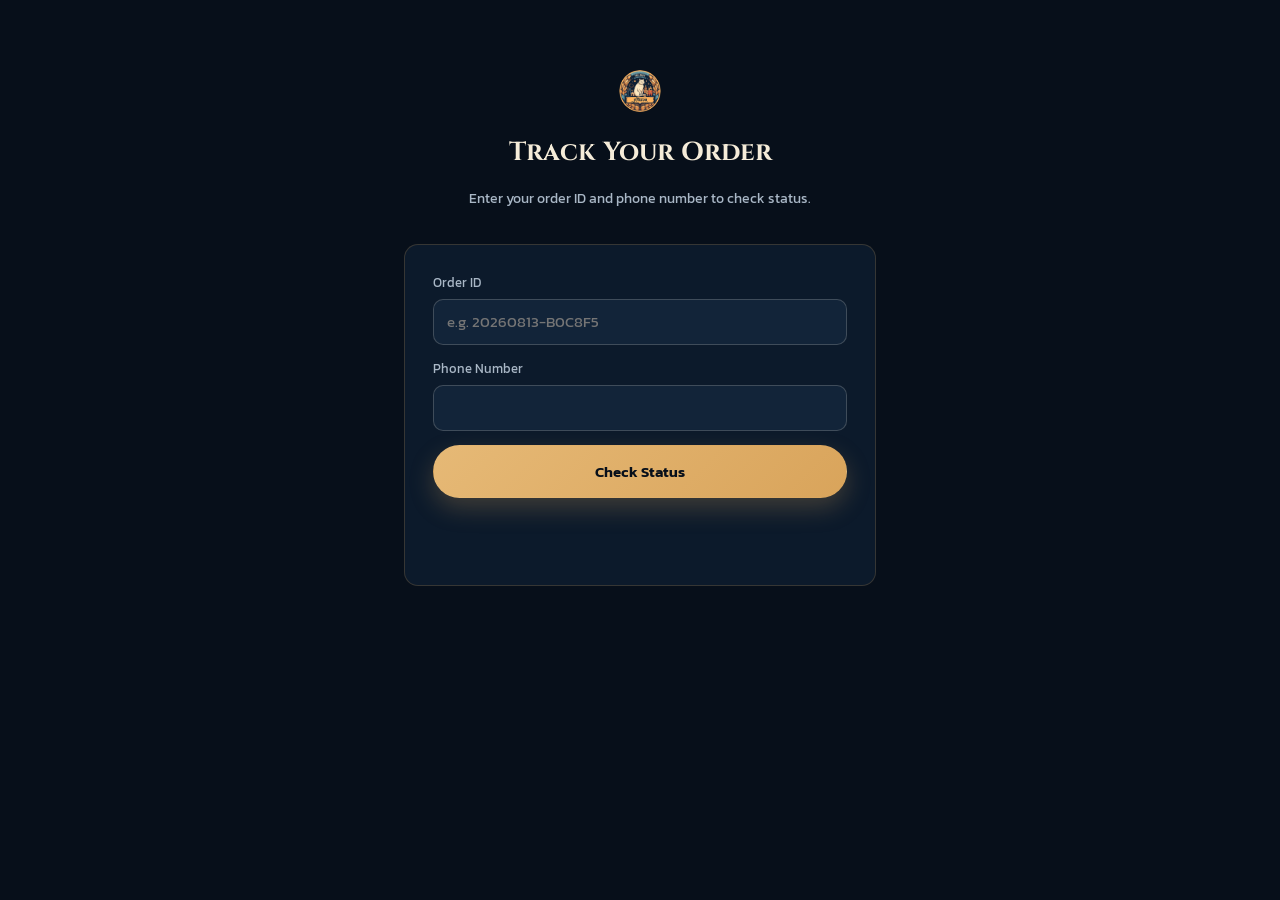
<file: track.html>
<!DOCTYPE html>
<html lang="en">
<head>
<meta charset="UTF-8">
<meta name="viewport" content="width=device-width, initial-scale=1.0">
<title>Track Your Order | Srinuan Brewing</title>
<link rel="icon" href="images/logo.png">
<link href="https://fonts.googleapis.com/css2?family=Cinzel:wght@600;700;900&family=Kanit:wght@300;400;500;600;700&display=swap" rel="stylesheet">
<link rel="stylesheet" href="css/style.css?v=52">
<style>
  body { min-height: 100vh; }
  .track-wrap { max-width: 520px; margin: 0 auto; padding: 70px 24px 100px; }
  .track-header { text-align: center; margin-bottom: 34px; }
  .track-header a { display: inline-flex; align-items: center; gap: 10px; margin-bottom: 20px; }
  .track-header img { width: 42px; height: 42px; border-radius: 50%; }
  .track-title { font-family: var(--font-display); font-size: 26px; margin: 0 0 8px; }
  .track-sub { color: var(--ink-muted); font-size: 14px; }
  .track-form {
    background: var(--navy-900); border: 1px solid rgba(217,164,91,0.2); border-radius: var(--radius);
    padding: 28px; display: flex; flex-direction: column; gap: 14px;
  }
  .track-form label { display: flex; flex-direction: column; gap: 6px; font-size: 12.5px; color: var(--ink-muted); }
  .track-form input {
    padding: 11px 13px; border-radius: 10px; border: 1px solid rgba(245,236,217,0.2);
    background: var(--navy-800); color: var(--cream-100); font-family: var(--font-body); font-size: 14.5px;
  }
  .track-msg { font-size: 13.5px; min-height: 18px; }
  .track-msg--err { color: var(--danger); }
  .track-result {
    margin-top: 24px; background: var(--navy-900); border: 1px solid rgba(217,164,91,0.2);
    border-radius: var(--radius); padding: 24px; display: none;
  }
  .track-result.show { display: block; }
  .track-result__row { display: flex; justify-content: space-between; font-size: 13.5px; padding: 6px 0; color: var(--cream-200); }
  .track-result__row span:last-child { font-weight: 600; color: var(--gold-400); }
  .track-status {
    display: inline-block; padding: 4px 14px; border-radius: 999px; font-size: 12px; font-weight: 700;
    text-transform: uppercase; margin-bottom: 14px;
  }
  .track-status.pending { background: rgba(217,164,91,0.15); color: var(--gold-400); }
  .track-status.shipped { background: rgba(63,122,118,0.18); color: var(--teal-400); }
  .track-status.awaiting_payment { background: rgba(192,85,63,0.16); color: var(--danger); }
  .track-pay { margin-top: 14px; font-size: 13px; color: var(--ink-muted); }
  .track-pay a { color: var(--gold-400); font-weight: 600; }
</style>
</head>
<body>
<div class="track-wrap">
  <div class="track-header">
    <a href="index.html"><img src="images/logo.png" alt="Srinuan Brewing"></a>
    <h1 class="track-title">Track Your Order</h1>
    <p class="track-sub">Enter your order ID and phone number to check status.</p>
  </div>

  <form class="track-form" id="track-form">
    <label>Order ID<input type="text" name="orderId" placeholder="e.g. 20260813-B0C8F5" required></label>
    <label>Phone Number<input type="tel" name="phone" required></label>
    <button type="submit" class="btn btn--primary">Check Status</button>
    <p class="track-msg" id="track-msg"></p>
  </form>

  <div class="track-result" id="track-result"></div>
</div>

<script>
(function () {
  "use strict";
  var form = document.getElementById("track-form");
  var msgEl = document.getElementById("track-msg");
  var resultEl = document.getElementById("track-result");

  function esc(v) {
    return String(v == null ? "" : v)
      .replace(/&/g, "&amp;").replace(/</g, "&lt;").replace(/>/g, "&gt;")
      .replace(/"/g, "&quot;").replace(/'/g, "&#39;");
  }

  form.addEventListener("submit", function (e) {
    e.preventDefault();
    msgEl.textContent = "";
    msgEl.className = "track-msg";
    resultEl.classList.remove("show");

    var orderId = form.orderId.value.trim();
    var phone = form.phone.value.trim();

    fetch("/api/track-order?id=" + encodeURIComponent(orderId) + "&phone=" + encodeURIComponent(phone), { cache: "no-store" })
      .then(function (res) { return res.json().then(function (data) { return { status: res.status, data: data }; }); })
      .then(function (result) {
        if (result.status !== 200) {
          msgEl.textContent = "Order not found. Check your order ID and phone number.";
          msgEl.className = "track-msg track-msg--err";
          return;
        }
        var o = result.data;
        var isPickup = o.deliveryMethod === "pickup";
        var itemsText = o.items.map(function (i) { return esc(i.productName) + " x" + esc(i.quantity); }).join(", ");
        // An unpaid order must not read as "Pending" - that looks finished,
        // and the customer never goes back to complete the transfer.
        var statusLabel = o.status === "awaiting_payment"
          ? "Awaiting Payment"
          : (o.status === "shipped" ? (isPickup ? "Picked Up" : "Shipped") : (isPickup ? "Awaiting Pickup" : "Pending"));
        var html =
          '<span class="track-status ' + esc(o.status) + '">' + statusLabel + "</span>" +
          '<div class="track-result__row"><span>Order ID</span><span>#' + esc(o.id) + "</span></div>" +
          '<div class="track-result__row"><span>Items</span><span>' + itemsText + "</span></div>" +
          '<div class="track-result__row"><span>Total</span><span>' + esc(o.total) + " THB</span></div>" +
          '<div class="track-result__row"><span>Ordered</span><span>' + new Date(o.createdAt).toLocaleDateString() + "</span></div>";
        if (!o.paid) {
          html += '<p class="track-pay">ยังไม่ได้รับสลิปของออเดอร์นี้ ' +
                  '<a href="pay.html?id=' + encodeURIComponent(o.id) + '">ชำระเงินและแนบสลิป</a></p>';
        }
        if (o.status === "shipped" && !isPickup) {
          html += '<div class="track-result__row"><span>Tracking</span><span>' + (o.carrier ? esc(o.carrier) + " - " : "") + esc(o.trackingNumber) + "</span></div>";
        }
        resultEl.innerHTML = html;
        resultEl.classList.add("show");
      })
      .catch(function () {
        msgEl.textContent = "Connection error. Please try again.";
        msgEl.className = "track-msg track-msg--err";
      });
  });
})();
</script>
<!-- Cloudflare Web Analytics --><script type='module' src='https://static.cloudflareinsights.com/beacon.min.js' data-cf-beacon='{"token": "11c3134f9000445daf03bdaf63dba18e"}'></script><!-- End Cloudflare Web Analytics -->
</body>
</html>
</file>
<file: css/style.css>
:root {
  --navy-950: #070f1a;
  --navy-900: #0c1a2b;
  --navy-800: #122439;
  --navy-700: #1a3049;
  --navy-600: #24405f;
  --gold-500: #d9a45b;
  --gold-400: #e6b976;
  --gold-300: #f0d3a0;
  --teal-500: #3f7a76;
  --teal-400: #5a9d97;
  --cream-100: #f5ecd9;
  --cream-200: #ece0c6;
  --ink-muted: #a9b7c6;
  --danger: #c0553f;

  --font-display: 'Cinzel', serif;
  --font-body: 'Kanit', sans-serif;

  --container-w: 1180px;
  --radius: 14px;
  --shadow-lg: 0 20px 50px rgba(0,0,0,0.45);
}

* { box-sizing: border-box; }
html { scroll-behavior: smooth; }

body {
  margin: 0;
  background: var(--navy-950);
  color: var(--cream-100);
  font-family: var(--font-body);
  line-height: 1.6;
  -webkit-font-smoothing: antialiased;
}

.hidden { display: none !important; }

img { max-width: 100%; display: block; }

a { color: inherit; text-decoration: none; }

.container {
  width: 100%;
  max-width: var(--container-w);
  margin: 0 auto;
  padding: 0 24px;
}

.eyebrow {
  font-family: var(--font-display);
  letter-spacing: 0.25em;
  font-size: 14px;
  color: var(--gold-400);
  text-transform: uppercase;
  margin: 0 0 10px;
  /* one asymmetric flourish, mirrored on the right, so any heading length and
     either language sits neatly between them */
  display: flex;
  align-items: center;
  gap: 14px;
}
.eyebrow::before,
.eyebrow::after {
  content: "";
  flex: none;
  width: 62px;
  height: 14px;
  background: url("../images/ornament.png") center / contain no-repeat;
  opacity: 0.9;
}
.eyebrow::after { transform: scaleX(-1); }
.eyebrow--center { justify-content: center; text-align: center; }

.section-title {
  font-family: var(--font-display);
  font-weight: 700;
  font-size: clamp(26px, 4vw, 38px);
  margin: 0 0 28px;
  color: var(--cream-100);
}

/* Buttons */
.btn {
  display: inline-flex;
  align-items: center;
  justify-content: center;
  gap: 8px;
  padding: 14px 28px;
  border-radius: 999px;
  font-family: var(--font-body);
  font-weight: 600;
  font-size: 15px;
  cursor: pointer;
  border: 1px solid transparent;
  transition: transform 0.2s ease, box-shadow 0.2s ease, background 0.2s ease;
}
.btn--primary {
  background: linear-gradient(135deg, var(--gold-400), var(--gold-500));
  color: var(--navy-950);
  box-shadow: 0 10px 24px rgba(217, 164, 91, 0.25);
}
.btn--primary:hover { transform: translateY(-2px); box-shadow: 0 14px 30px rgba(217, 164, 91, 0.35); }
.btn--ghost {
  background: transparent;
  color: var(--cream-100);
  border-color: rgba(245, 236, 217, 0.35);
}
.btn--ghost:hover { background: rgba(245, 236, 217, 0.08); transform: translateY(-2px); }

/* ===== Age Gate ===== */
.age-gate, .age-block {
  position: fixed;
  inset: 0;
  z-index: 200;
  display: flex;
  align-items: center;
  justify-content: center;
  background: radial-gradient(circle at top, var(--navy-800), var(--navy-950) 70%);
  padding: 20px;
}
.age-gate__card {
  max-width: 420px;
  width: 100%;
  text-align: center;
  background: var(--navy-900);
  border: 1px solid rgba(217, 164, 91, 0.25);
  border-radius: var(--radius);
  padding: 40px 32px;
  box-shadow: var(--shadow-lg);
}
.age-gate__logo { width: 110px; margin: 0 auto 18px; }
.age-gate__card h2 {
  font-family: var(--font-display);
  font-size: 22px;
  margin: 0 0 12px;
}
.age-gate__card p { color: var(--ink-muted); font-size: 14px; margin: 0 0 22px; }
.age-gate__actions { display: flex; flex-direction: column; gap: 12px; }
.age-gate__legal { margin-top: 20px !important; font-size: 12px !important; letter-spacing: 0.05em; color: var(--gold-400) !important; }
.age-gate__th { display: block; font-size: 0.82em; color: var(--ink-muted); margin-top: 4px; font-weight: 400; }

/* ===== Header ===== */
.site-header {
  position: sticky;
  top: 0;
  z-index: 100;
  background: rgba(7, 15, 26, 0.85);
  backdrop-filter: blur(10px);
  border-bottom: 1px solid rgba(217, 164, 91, 0.15);
}
.site-header__inner {
  display: flex;
  align-items: center;
  justify-content: space-between;
  padding: 14px 24px;
}
.brand { display: flex; align-items: center; gap: 12px; }
.brand__logo { width: 46px; height: 46px; border-radius: 50%; }
.brand__text { display: flex; flex-direction: column; line-height: 1.1; }
.brand__th { font-family: var(--font-display); font-size: 18px; color: var(--gold-300); white-space: nowrap; }
.brand__en { font-size: 10px; letter-spacing: 0.18em; color: var(--ink-muted); }
.nav { display: flex; gap: 32px; }
.nav a {
  font-size: 15px;
  font-weight: 500;
  color: var(--cream-200);
  position: relative;
  padding: 4px 0;
}
.nav a:hover { color: var(--gold-400); }
.nav-toggle {
  display: none;
  background: none;
  border: none;
  color: var(--cream-100);
  font-size: 24px;
  cursor: pointer;
}
.lang-switch {
  display: flex;
  align-items: center;
  background: rgba(245, 236, 217, 0.06);
  border: 1px solid rgba(217, 164, 91, 0.25);
  border-radius: 999px;
  padding: 3px;
  cursor: pointer;
  gap: 2px;
}
.lang-switch__opt {
  padding: 5px 12px;
  border-radius: 999px;
  font-size: 12px;
  font-weight: 600;
  letter-spacing: 0.04em;
  color: var(--ink-muted);
  transition: all 0.2s ease;
}
.lang-switch__opt.active {
  background: var(--gold-400);
  color: var(--navy-950);
}

/* ===== Hero ===== */
.hero {
  position: relative;
  min-height: 92vh;
  display: flex;
  align-items: center;
  justify-content: center;
  text-align: center;
  overflow: hidden;
}
.hero__bg {
  position: absolute;
  inset: 0;
  background:
    radial-gradient(circle at 20% 20%, rgba(63, 122, 118, 0.16), transparent 45%),
    radial-gradient(circle at 80% 30%, rgba(217, 164, 91, 0.12), transparent 50%),
    /* keeps the headline readable over the photo */
    linear-gradient(180deg, rgba(7, 15, 26, 0.78) 0%, rgba(7, 15, 26, 0.55) 42%, rgba(7, 15, 26, 0.95) 100%),
    url("../images/hero-bg.jpg") center center / cover no-repeat;
}
.hero__bg::after {
  content: "";
  position: absolute;
  inset: 0;
  background-image: radial-gradient(rgba(245,236,217,0.06) 1px, transparent 1px);
  background-size: 22px 22px;
  opacity: 0.5;
}
.hero__inner { position: relative; z-index: 1; }
.hero__title {
  font-family: var(--font-display);
  font-weight: 900;
  font-size: clamp(48px, 10vw, 108px);
  line-height: 0.95;
  margin: 0 0 20px;
  color: var(--cream-100);
  text-shadow: 0 4px 30px rgba(217, 164, 91, 0.25);
}
.hero__title span {
  display: block;
  font-size: 0.32em;
  letter-spacing: 0.35em;
  color: var(--gold-400);
  font-weight: 700;
  margin-top: 10px;
}
.hero__tagline {
  max-width: 560px;
  margin: 0 auto 36px;
  color: var(--ink-muted);
  font-size: 17px;
}
.hero__actions { display: flex; gap: 16px; justify-content: center; flex-wrap: wrap; }
.hero__scroll {
  position: absolute;
  bottom: 28px;
  left: 50%;
  transform: translateX(-50%);
  font-size: 12px;
  letter-spacing: 0.1em;
  color: var(--ink-muted);
  animation: bob 2.4s ease-in-out infinite;
}
@keyframes bob {
  0%, 100% { transform: translate(-50%, 0); }
  50% { transform: translate(-50%, 8px); }
}

/* ===== Products ===== */
.products { padding: 100px 0 80px; background: var(--navy-950); }
.filter-bar {
  display: flex;
  flex-wrap: wrap;
  gap: 10px;
  justify-content: center;
  margin-bottom: 40px;
}
.filter-chip {
  padding: 8px 18px;
  border-radius: 999px;
  border: 1px solid rgba(245, 236, 217, 0.2);
  background: transparent;
  color: var(--cream-200);
  font-family: var(--font-body);
  font-size: 13px;
  cursor: pointer;
  transition: all 0.2s ease;
}
.filter-chip:hover { border-color: var(--gold-400); color: var(--gold-400); }
.filter-chip.active {
  background: var(--gold-400);
  border-color: var(--gold-400);
  color: var(--navy-950);
  font-weight: 600;
}

.product-grid {
  display: grid;
  grid-template-columns: repeat(auto-fill, minmax(240px, 1fr));
  gap: 26px;
}
.product-card {
  background: linear-gradient(180deg, var(--navy-800), var(--navy-900));
  border: 1px solid rgba(217, 164, 91, 0.12);
  border-radius: var(--radius);
  padding: 26px 22px 22px;
  text-align: center;
  cursor: pointer;
  transition: transform 0.25s ease, box-shadow 0.25s ease, border-color 0.25s ease;
  display: flex;
  flex-direction: column;
  position: relative;
  overflow: hidden;
}

/* ===== Badges ===== */
.product-card__badges {
  position: absolute;
  top: 14px;
  left: -6px;
  z-index: 2;
  display: flex;
  flex-direction: column;
  gap: 6px;
  align-items: flex-start;
}
.modal .product-card__badges,
.modal__body .product-card__badges {
  position: static;
  flex-direction: row;
  margin-bottom: 12px;
}
.soldout-ribbon {
  position: absolute;
  top: 50%;
  left: 50%;
  transform: translate(-50%, -50%) rotate(-16deg);
  width: 145%;
  text-align: center;
  padding: 7px 0;
  background: linear-gradient(135deg, var(--danger), #8e3a29);
  color: #fff;
  font-weight: 800;
  font-size: 13px;
  letter-spacing: 0.14em;
  text-transform: uppercase;
  box-shadow: 0 4px 12px rgba(0,0,0,0.45);
  z-index: 3;
}
.product-card--soldout .product-card__img-wrap img { opacity: 0.55; }
.badge {
  display: inline-flex;
  align-items: center;
  gap: 5px;
  padding: 5px 12px 5px 10px;
  border-radius: 0 999px 999px 0;
  font-size: 10.5px;
  font-weight: 700;
  letter-spacing: 0.04em;
  text-transform: uppercase;
  box-shadow: 0 6px 14px rgba(0,0,0,0.35);
  white-space: nowrap;
}
.modal .badge,
.modal__body .badge {
  border-radius: 999px;
}
.badge svg { width: 12px; height: 12px; flex-shrink: 0; }
.badge em { font-style: normal; }
.badge--bestseller {
  background: linear-gradient(135deg, var(--gold-300), var(--gold-500));
  color: var(--navy-950);
}
.badge--signature {
  background: linear-gradient(135deg, var(--teal-400), var(--teal-500));
  color: var(--navy-950);
}
.product-card:hover {
  transform: translateY(-8px);
  box-shadow: var(--shadow-lg);
  border-color: rgba(217, 164, 91, 0.4);
}
.product-card__img-wrap {
  height: 310px;
  display: flex;
  align-items: center;
  justify-content: center;
  margin-bottom: 16px;
  position: relative;
  overflow: hidden;
  border-radius: 10px;
}
.product-card__img-wrap::before {
  content: "";
  position: absolute;
  width: 70%;
  height: 70%;
  border-radius: 50%;
  background: radial-gradient(circle, rgba(217, 164, 91, 0.30) 0%, rgba(63, 122, 118, 0.16) 55%, transparent 75%);
  filter: blur(6px);
  z-index: 0;
}
.product-card__img-wrap img {
  position: relative;
  z-index: 1;
  max-height: 100%;
  max-width: 92%;
  object-fit: contain;
  filter: drop-shadow(0 16px 16px rgba(0,0,0,0.55));
  transition: transform 0.3s ease;
}
.product-card:hover .product-card__img-wrap img { transform: scale(1.05) translateY(-4px); }
.product-card__style {
  font-size: 11px;
  letter-spacing: 0.14em;
  text-transform: uppercase;
  color: var(--teal-400);
  margin-bottom: 6px;
}
.product-card__name {
  font-family: var(--font-display);
  font-size: 20px;
  color: var(--cream-100);
  margin: 0 0 4px;
}
.product-card__specs {
  margin-top: auto;
  display: flex;
  gap: 8px;
  justify-content: center;
  flex-wrap: wrap;
  padding-top: 10px;
}
.product-card__stock {
  margin: 8px 0 0;
  font-size: 11.5px;
  color: var(--teal-400);
  text-align: center;
}
.modal__order .product-card__stock { margin-top: 10px; }
.spec-chip {
  display: inline-flex;
  padding: 4px 12px;
  border-radius: 999px;
  background: rgba(217, 164, 91, 0.12);
  color: var(--gold-400);
  font-size: 11.5px;
  font-weight: 600;
  letter-spacing: 0.03em;
  white-space: nowrap;
}

/* ===== Story ===== */
.story { padding: 80px 0; background: var(--navy-900); border-top: 1px solid rgba(217,164,91,0.1); border-bottom: 1px solid rgba(217,164,91,0.1); }
.story__inner {
  display: grid;
  grid-template-columns: 320px 1fr;
  gap: 60px;
  align-items: center;
}
.story__media { display: flex; justify-content: center; }
.story__badge {
  width: 100%;
  max-width: 320px;
  border-radius: var(--radius);
  border: 1px solid rgba(217, 164, 91, 0.28);
  box-shadow: 0 20px 40px rgba(0, 0, 0, 0.55);
}
.story__text p:not(.eyebrow) { color: var(--ink-muted); margin: 0 0 16px; font-size: 15.5px; }
.story__stats { display: flex; gap: 36px; margin-top: 28px; }
.story__stats strong { display: block; font-family: var(--font-display); font-size: 28px; color: var(--gold-400); }
.story__stats span { font-size: 12px; color: var(--ink-muted); letter-spacing: 0.05em; }

/* ===== Events ===== */
.events { padding: 80px 0; text-align: center; }
.events__media {
  max-width: 900px; margin: 32px auto 36px;
  border-radius: var(--radius); overflow: hidden;
  border: 1px solid rgba(217,164,91,0.2);
}
.events__media img { width: 100%; display: block; }
.events__content { max-width: 600px; margin: 0 auto; }
.events__content p { color: var(--ink-muted); font-size: 15.5px; margin: 0 0 20px; }
/* Artwork supplies the keg, glass and frame; text is drawn by the browser so
   Thai shapes correctly and the price stays easy to change. */
.events__keg-card {
  position: relative;
  container-type: inline-size;
  width: min(620px, 100%);
  aspect-ratio: 3264 / 1312;
  margin: 0 auto 18px;
  background: url("../images/keg-card.jpg") center / contain no-repeat;
}
.events__keg-panel {
  position: absolute;
  left: 43.5%;
  width: 51.5%;
  top: 11%;
  height: 77.5%;
  padding: 0 2%;
  display: flex;
  flex-direction: column;
  align-items: center;
  justify-content: center;
  gap: 0.3em;
  text-align: center;
}
.events__keg-label {
  font-size: 11px; font-size: 2.4cqw; font-weight: 700; letter-spacing: 0.08em;
  text-transform: uppercase; color: var(--ink-muted); line-height: 1.2;
}
.events__keg-price {
  font-size: 20px; font-size: 4.1cqw; font-weight: 700;
  color: var(--gold-400); line-height: 1.2;
}
.events__keg-servings {
  font-size: 11px; font-size: 2.3cqw; color: var(--cream-200); line-height: 1.35;
  margin-top: 0.4em; padding-top: 0.4em; border-top: 1px solid rgba(217,164,91,0.22);
}
.events__note { font-size: 13px !important; color: var(--ink-muted); margin-bottom: 24px !important; }

/* ===== Contact ===== */
.contact { padding: 90px 0; text-align: center; }
.contact__desc { max-width: 520px; margin: 0 auto 40px; color: var(--ink-muted); }
.contact__grid {
  display: grid;
  grid-template-columns: repeat(auto-fit, minmax(200px, 1fr));
  gap: 18px;
  max-width: 680px;
  margin: 0 auto;
}
.contact__card {
  background: var(--navy-800);
  border: 1px solid rgba(217, 164, 91, 0.15);
  border-radius: var(--radius);
  padding: 28px 16px;
  display: flex;
  flex-direction: column;
  align-items: center;
  gap: 6px;
  transition: transform 0.2s ease, border-color 0.2s ease;
}
.contact__card:hover { transform: translateY(-4px); border-color: var(--gold-400); }
/* Official brand marks (unmodified) sit inside the illustrated gold ring. */
.contact__icon {
  width: 66px;
  height: 66px;
  margin-bottom: 10px;
  display: flex;
  align-items: center;
  justify-content: center;
  background: url("../images/social-frame.png") center / contain no-repeat;
}
.contact__icon svg { width: 26px; height: 26px; color: var(--gold-300); display: block; }
.contact__card:hover .contact__icon svg { color: var(--gold-400); }
.contact__label { font-weight: 600; color: var(--cream-100); }
.contact__value { font-size: 13px; color: var(--ink-muted); }

/* ===== Footer ===== */
.site-footer { padding: 40px 0; background: var(--navy-950); border-top: 1px solid rgba(217,164,91,0.1); }
.site-footer__inner { text-align: center; color: var(--ink-muted); font-size: 13px; }
.site-footer__logo { width: 56px; margin: 0 auto 14px; opacity: 0.85; }
.site-footer p { margin: 4px 0; }
.site-footer__warn { color: var(--gold-400); font-size: 11.5px; letter-spacing: 0.03em; }

/* ===== Modal ===== */
.modal { position: fixed; inset: 0; z-index: 300; display: flex; align-items: center; justify-content: center; padding: 20px; }
.modal__backdrop { position: absolute; inset: 0; background: rgba(4, 9, 16, 0.75); backdrop-filter: blur(4px); }
.modal__card {
  position: relative;
  z-index: 1;
  background: var(--navy-900);
  border: 1px solid rgba(217, 164, 91, 0.25);
  border-radius: var(--radius);
  max-width: 640px;
  width: 100%;
  max-height: 88vh;
  overflow-y: auto;
  padding: 34px;
  box-shadow: var(--shadow-lg);
}
.modal__close {
  position: absolute;
  top: 16px;
  right: 16px;
  background: rgba(245,236,217,0.08);
  border: none;
  color: var(--cream-100);
  width: 34px;
  height: 34px;
  border-radius: 50%;
  cursor: pointer;
  font-size: 18px;
}
.modal__body { display: flex; gap: 26px; }
.modal__img {
  width: 220px;
  flex-shrink: 0;
  position: relative;
  display: flex;
  align-items: center;
  justify-content: center;
  padding: 14px;
  overflow: hidden;
  border-radius: 10px;
}
.modal__img::before {
  content: "";
  position: absolute;
  width: 80%;
  height: 80%;
  border-radius: 50%;
  background: radial-gradient(circle, rgba(217, 164, 91, 0.28) 0%, rgba(63, 122, 118, 0.14) 55%, transparent 75%);
  filter: blur(6px);
  z-index: 0;
}
.modal__img img { position: relative; z-index: 1; max-width: 100%; filter: drop-shadow(0 12px 14px rgba(0,0,0,0.5)); }
.modal__style { font-size: 11px; letter-spacing: 0.14em; text-transform: uppercase; color: var(--teal-400); margin-bottom: 8px; }
.modal__name { font-family: var(--font-display); font-size: 26px; margin: 0 0 14px; }
.modal__specs {
  display: flex;
  flex-wrap: wrap;
  gap: 10px;
  margin-bottom: 16px;
  padding-bottom: 16px;
  border-bottom: 1px solid rgba(217, 164, 91, 0.15);
}
.modal__spec {
  display: flex;
  flex-direction: column;
  gap: 2px;
}
.modal__spec span { font-size: 10.5px; letter-spacing: 0.08em; text-transform: uppercase; color: var(--ink-muted); }
.modal__spec strong { font-size: 15px; color: var(--gold-400); display: flex; align-items: center; gap: 6px; font-weight: 600; }
.swatch {
  display: inline-block;
  width: 14px;
  height: 14px;
  border-radius: 50%;
  border: 1px solid rgba(245, 236, 217, 0.35);
}
.modal__section-label {
  font-size: 11px;
  letter-spacing: 0.12em;
  text-transform: uppercase;
  color: var(--teal-400);
  margin: 14px 0 8px;
}
.modal__tags { display: flex; flex-wrap: wrap; gap: 8px; margin: 0 0 4px; }
.modal__tag {
  font-size: 12px;
  padding: 4px 12px;
  border-radius: 999px;
  background: rgba(63, 122, 118, 0.18);
  color: var(--teal-400);
  border: 1px solid rgba(63, 122, 118, 0.35);
}
.modal__desc { color: var(--cream-200); font-size: 14.5px; line-height: 1.7; }

/* ===== Responsive ===== */

/* Tablet (portrait & landscape) */
@media (max-width: 1024px) {
  .container { padding: 0 20px; }
  .nav { gap: 20px; }
  .story__inner { gap: 36px; }
  .product-grid { grid-template-columns: repeat(auto-fill, minmax(220px, 1fr)); gap: 20px; }
  .product-card__img-wrap { height: 280px; }
}
@media (max-width: 900px) {
  .story__inner { grid-template-columns: 1fr; text-align: center; }
  .story__text p { text-align: left; }
  .modal__body { flex-direction: column; align-items: center; text-align: center; }
  .modal__specs { justify-content: center; }
  .contact__grid { grid-template-columns: repeat(2, 1fr); }
}
@media (max-width: 840px) {
  .nav { display: none; }
  .nav-toggle { display: block; }
  .site-header__inner.nav-open .nav {
    display: flex;
    position: absolute;
    top: 100%;
    left: 0;
    right: 0;
    background: var(--navy-900);
    flex-direction: column;
    align-items: flex-start;
    padding: 16px 24px 20px;
    gap: 16px;
    border-bottom: 1px solid rgba(217,164,91,0.15);
  }
  .site-header__inner.nav-open .lang-switch { margin-top: 4px; }
}

/* Mobile */
@media (max-width: 600px) {
  .hero { min-height: 88vh; }
  .hero__actions { flex-direction: column; width: 100%; }
  .hero__actions .btn { width: 100%; }
  .product-grid { grid-template-columns: 1fr 1fr; gap: 12px; }
  .product-card { padding: 14px 10px 14px; }
  .product-card__img-wrap { height: 170px; }
  .product-card__name { font-size: 17px; }
  .product-card__style { font-size: 11px; }
  .spec-chip { font-size: 10.5px; padding: 3px 8px; }
  .contact__grid { grid-template-columns: 1fr; }
  .story__stats { gap: 24px; flex-wrap: wrap; }
  .eyebrow { gap: 10px; }
  .eyebrow::before, .eyebrow::after { width: 42px; }
}

.modal__order { margin-top: 22px; }
.modal__contact { margin-top: 12px; display: inline-block; }
.site-footer__link { color: var(--ink-muted); font-size: 12px; text-decoration: underline; }
.site-footer__link:hover { color: var(--gold-400); }
</file>
